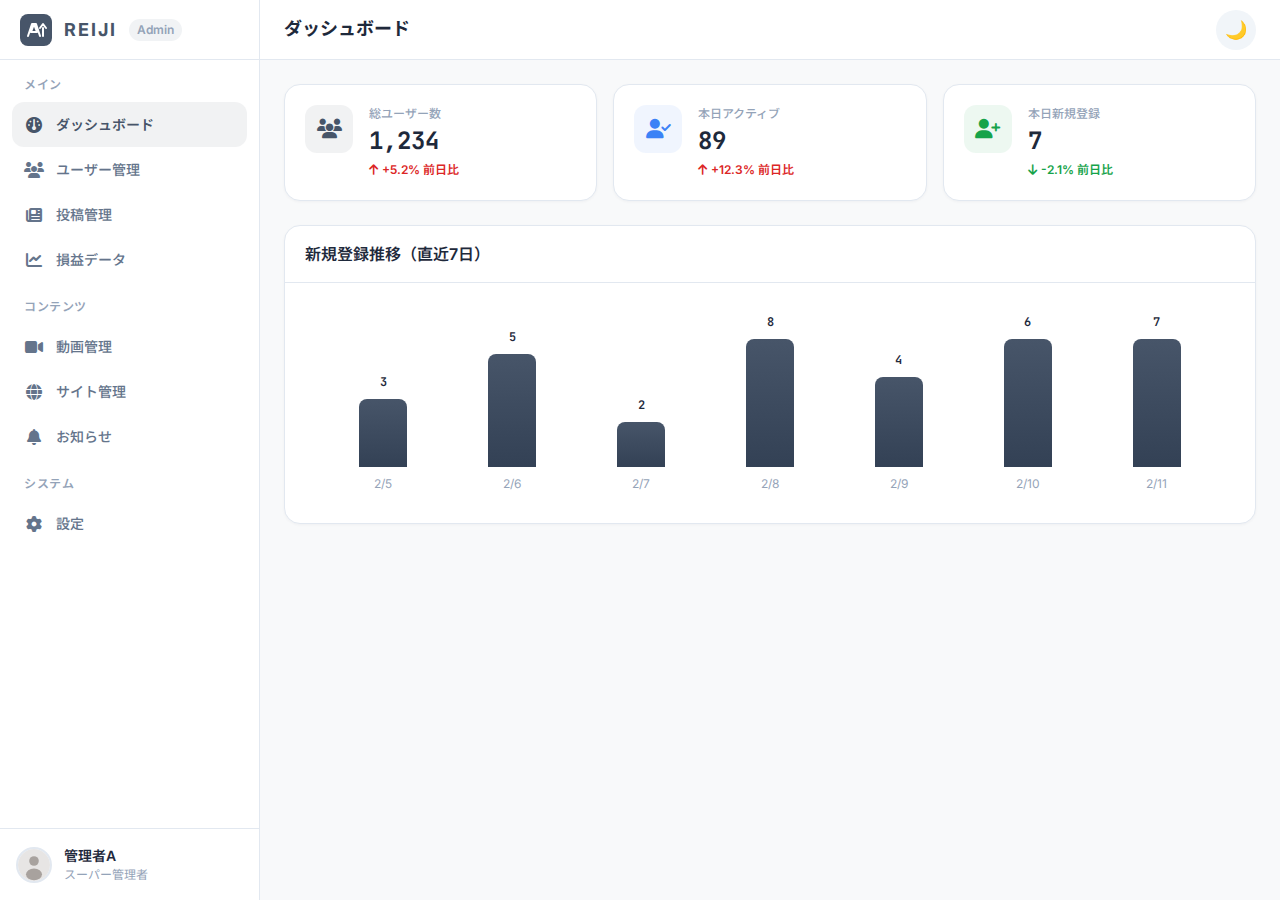
<file: dashboard.html>
<!DOCTYPE html>
<html lang="ja">
<head>
  <meta charset="UTF-8">
  <meta name="viewport" content="width=device-width, initial-scale=1.0">
  <title>REIJI Admin - ダッシュボード</title>
  <link rel="preconnect" href="https://fonts.googleapis.com">
  <link rel="preconnect" href="https://fonts.gstatic.com" crossorigin>
  <link href="https://fonts.googleapis.com/css2?family=Inter:wght@400;500;600;700&family=Noto+Sans+JP:wght@400;500;600;700&family=JetBrains+Mono:wght@400;500;600;700&display=swap" rel="stylesheet">
  <link rel="stylesheet" href="https://cdnjs.cloudflare.com/ajax/libs/font-awesome/6.5.1/css/all.min.css">
  <link rel="stylesheet" href="assets/css/variables.css">
  <link rel="stylesheet" href="assets/css/reset.css">
  <link rel="stylesheet" href="assets/css/layout.css">
  <link rel="stylesheet" href="assets/css/components.css">
  <link rel="stylesheet" href="assets/css/admin-layout.css">
  <link rel="stylesheet" href="assets/css/utilities.css">
  <link rel="stylesheet" href="assets/css/pages/dashboard.css">
</head>
<body>
  <script src="assets/js/theme.js"></script>

  <!-- Sidebar -->
  <aside class="admin-sidebar">
    <div class="admin-sidebar-header">
      <a href="dashboard.html" class="admin-sidebar-logo">
        <img src="assets/img/logo.svg" alt="REIJI">
        <span class="admin-sidebar-logo-text">REIJI</span>
        <span class="admin-sidebar-logo-badge">Admin</span>
      </a>
    </div>
    <nav class="admin-sidebar-nav">
      <div class="admin-nav-section">
        <div class="admin-nav-section-label">メイン</div>
        <a href="dashboard.html" class="admin-nav-item active">
          <i class="fa-solid fa-gauge"></i>
          <span>ダッシュボード</span>
        </a>
        <a href="users.html" class="admin-nav-item">
          <i class="fa-solid fa-users"></i>
          <span>ユーザー管理</span>
        </a>
        <a href="posts.html" class="admin-nav-item">
          <i class="fa-solid fa-newspaper"></i>
          <span>投稿管理</span>
        </a>
        <a href="pnl.html" class="admin-nav-item">
          <i class="fa-solid fa-chart-line"></i>
          <span>損益データ</span>
        </a>
      </div>
      <div class="admin-nav-section">
        <div class="admin-nav-section-label">コンテンツ</div>
        <a href="videos.html" class="admin-nav-item">
          <i class="fa-solid fa-video"></i>
          <span>動画管理</span>
        </a>
        <a href="sites.html" class="admin-nav-item">
          <i class="fa-solid fa-globe"></i>
          <span>サイト管理</span>
        </a>
        <a href="notifications.html" class="admin-nav-item">
          <i class="fa-solid fa-bell"></i>
          <span>お知らせ</span>
        </a>
      </div>
      <div class="admin-nav-section">
        <div class="admin-nav-section-label">システム</div>
        <a href="settings.html" class="admin-nav-item">
          <i class="fa-solid fa-gear"></i>
          <span>設定</span>
        </a>
      </div>
    </nav>
    <div class="admin-sidebar-footer">
      <div class="admin-sidebar-user">
        <div class="avatar avatar-sm">
          <img src="assets/img/avatars/default.svg" alt="">
        </div>
        <div class="admin-sidebar-user-info">
          <div class="admin-sidebar-user-name">管理者A</div>
          <div class="admin-sidebar-user-role">スーパー管理者</div>
        </div>
      </div>
    </div>
  </aside>

  <!-- Sidebar Overlay -->
  <div class="admin-sidebar-overlay"></div>

  <!-- Main Wrapper -->
  <div class="admin-main-wrapper">
    <!-- Header -->
    <header class="admin-header">
      <div class="admin-header-left">
        <button class="admin-sidebar-toggle" aria-label="メニュー切替">
          <i class="fa-solid fa-bars"></i>
        </button>
        <h2 class="admin-page-title">ダッシュボード</h2>
      </div>
      <div class="admin-header-right">
        <button class="theme-toggle" aria-label="テーマ切替"></button>
      </div>
    </header>

    <!-- Content -->
    <main class="admin-content">
      <!-- KPI Cards -->
      <div class="dashboard-kpi-grid" id="kpiCards"></div>

      <!-- Bar Chart - Daily Registrations -->
      <div class="chart-placeholder">
        <div class="chart-placeholder-header">
          <span class="chart-placeholder-title">新規登録推移（直近7日）</span>
        </div>
        <div class="chart-placeholder-body">
          <div class="simple-bar-chart" id="barChart"></div>
        </div>
      </div>

    </main>
  </div>

  <script src="assets/js/utils.js"></script>
  <script src="assets/js/mock-data.js"></script>
  <script src="assets/js/admin-nav.js"></script>
  <script src="assets/js/dashboard.js"></script>
</body>
</html>
</file>
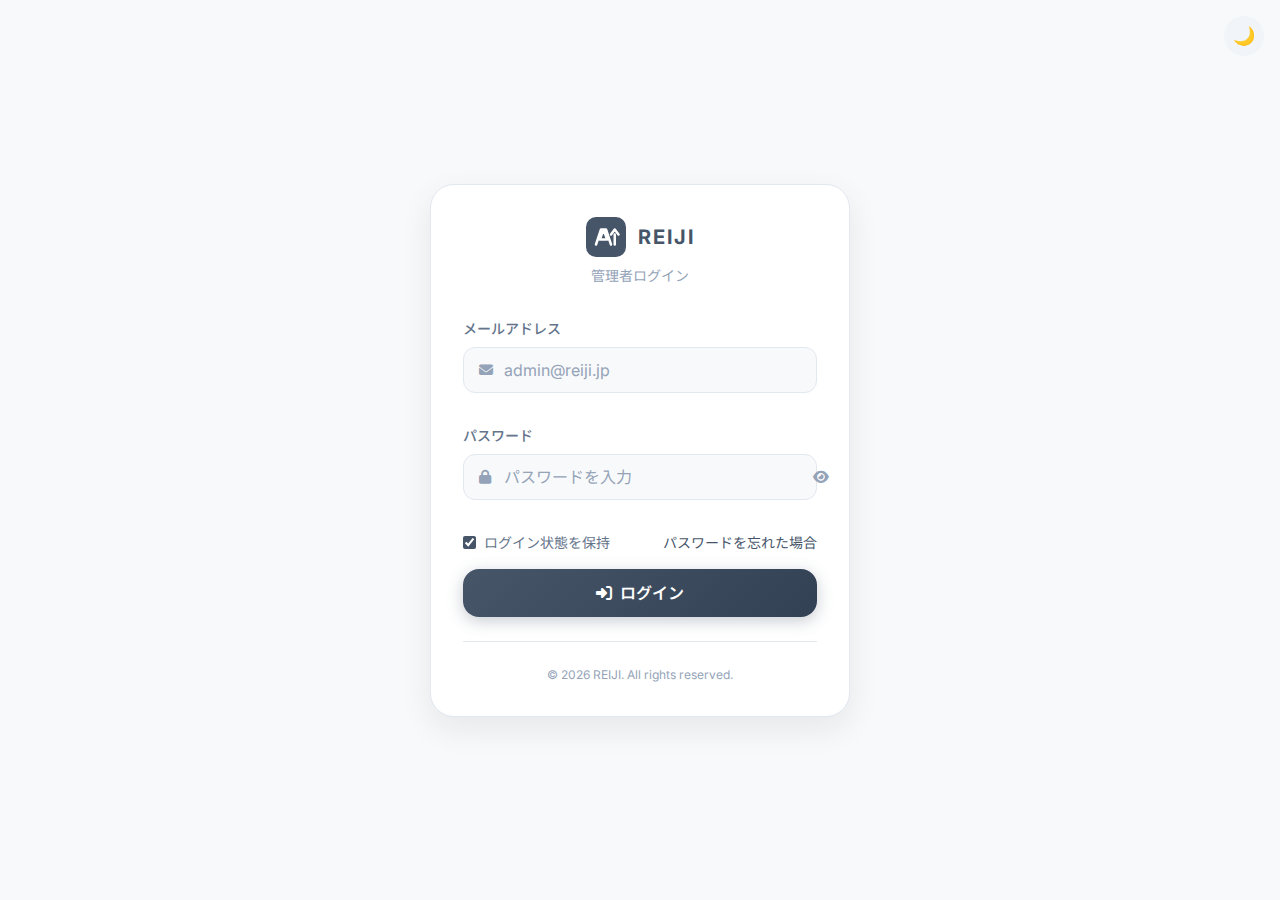
<file: login.html>
<!DOCTYPE html>
<html lang="ja">
<head>
  <meta charset="UTF-8">
  <meta name="viewport" content="width=device-width, initial-scale=1.0">
  <title>REIJI Admin - ログイン</title>
  <link rel="preconnect" href="https://fonts.googleapis.com">
  <link rel="preconnect" href="https://fonts.gstatic.com" crossorigin>
  <link href="https://fonts.googleapis.com/css2?family=Inter:wght@400;500;600;700&family=Noto+Sans+JP:wght@400;500;600;700&family=JetBrains+Mono:wght@400;500;600;700&display=swap" rel="stylesheet">
  <link rel="stylesheet" href="https://cdnjs.cloudflare.com/ajax/libs/font-awesome/6.5.1/css/all.min.css">
  <link rel="stylesheet" href="assets/css/variables.css">
  <link rel="stylesheet" href="assets/css/reset.css">
  <link rel="stylesheet" href="assets/css/components.css">
  <link rel="stylesheet" href="assets/css/pages/login.css">
</head>
<body>
  <script src="assets/js/theme.js"></script>

  <div class="login-theme-toggle">
    <button class="theme-toggle" aria-label="テーマ切替"></button>
  </div>

  <div class="login-page">
    <div class="login-card">
      <div class="login-logo">
        <img src="assets/img/logo.svg" alt="REIJI">
        <span class="login-logo-text">REIJI</span>
      </div>
      <p class="login-subtitle">管理者ログイン</p>

      <form class="login-form" id="loginForm">
        <div class="login-error" id="loginError">
          メールアドレスまたはパスワードが正しくありません。
        </div>

        <div class="form-group">
          <label class="form-label" for="email">メールアドレス</label>
          <div class="login-input-wrapper">
            <i class="fa-solid fa-envelope"></i>
            <input type="email" class="form-input" id="email" placeholder="admin@reiji.jp" autocomplete="email">
          </div>
        </div>

        <div class="form-group">
          <label class="form-label" for="password">パスワード</label>
          <div class="login-input-wrapper">
            <i class="fa-solid fa-lock"></i>
            <input type="password" class="form-input" id="password" placeholder="パスワードを入力" autocomplete="current-password">
            <button type="button" class="login-password-toggle" id="passwordToggle" aria-label="パスワード表示切替">
              <i class="fa-solid fa-eye"></i>
            </button>
          </div>
        </div>

        <div class="login-options">
          <label class="login-remember">
            <input type="checkbox" checked>
            ログイン状態を保持
          </label>
          <a href="#" class="login-forgot">パスワードを忘れた場合</a>
        </div>

        <button type="submit" class="btn btn-primary btn-block btn-lg">
          <i class="fa-solid fa-right-to-bracket"></i>
          ログイン
        </button>
      </form>

      <div class="login-footer">
        &copy; 2026 REIJI. All rights reserved.
      </div>
    </div>
  </div>

  <script>
    (function () {
      // Password toggle
      var toggle = document.getElementById('passwordToggle');
      var passwordInput = document.getElementById('password');
      if (toggle && passwordInput) {
        toggle.addEventListener('click', function () {
          var type = passwordInput.type === 'password' ? 'text' : 'password';
          passwordInput.type = type;
          toggle.querySelector('i').className = type === 'password' ? 'fa-solid fa-eye' : 'fa-solid fa-eye-slash';
        });
      }

      // Form submit (demo)
      var form = document.getElementById('loginForm');
      if (form) {
        form.addEventListener('submit', function (e) {
          e.preventDefault();
          // Demo: redirect to dashboard
          window.location.href = 'dashboard.html';
        });
      }
    })();
  </script>
</body>
</html>
</file>
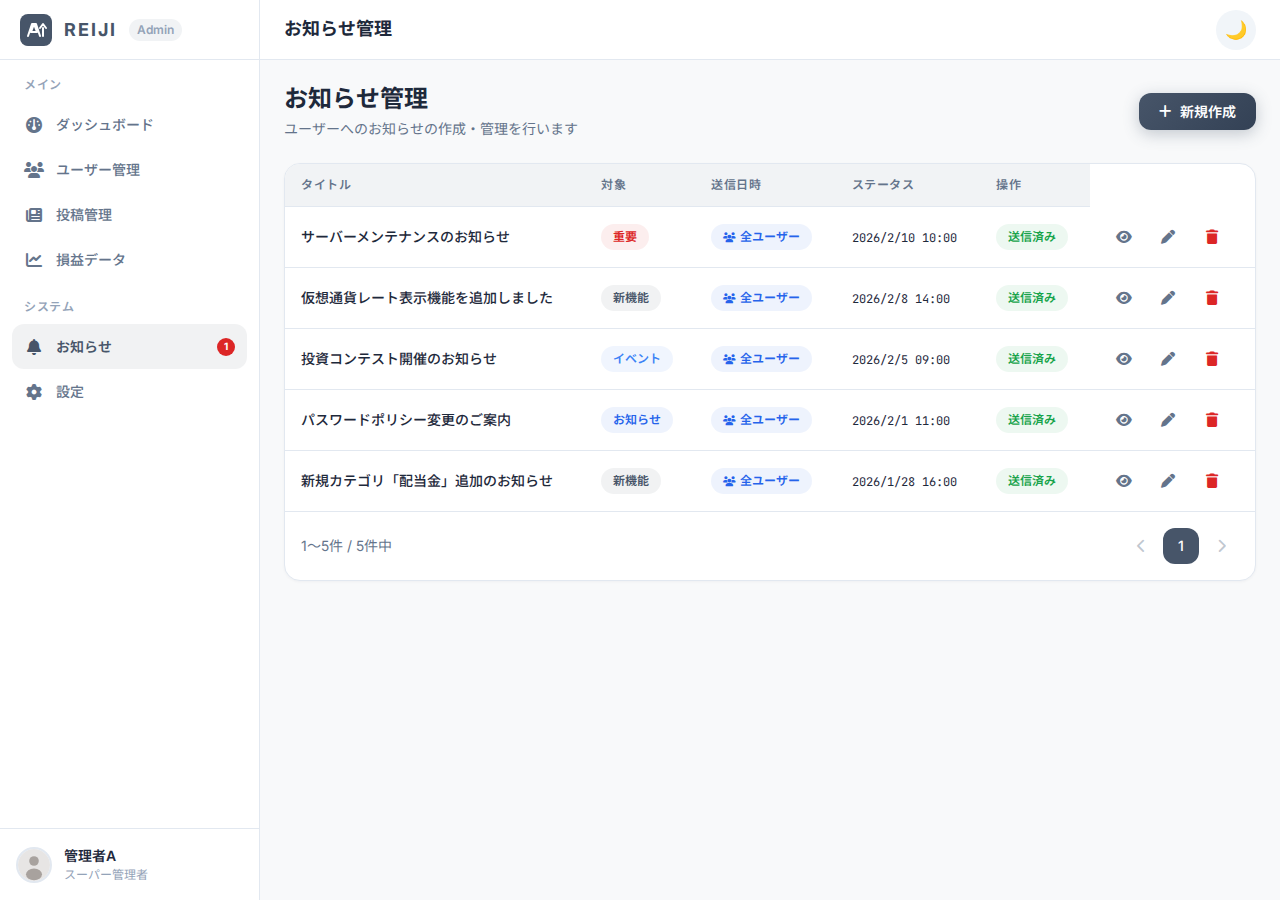
<file: notifications.html>
<!DOCTYPE html>
<html lang="ja">
<head>
  <meta charset="UTF-8">
  <meta name="viewport" content="width=device-width, initial-scale=1.0">
  <title>REIJI Admin - お知らせ管理</title>
  <link rel="preconnect" href="https://fonts.googleapis.com">
  <link rel="preconnect" href="https://fonts.gstatic.com" crossorigin>
  <link href="https://fonts.googleapis.com/css2?family=Inter:wght@400;500;600;700&family=Noto+Sans+JP:wght@400;500;600;700&family=JetBrains+Mono:wght@400;500;600;700&display=swap" rel="stylesheet">
  <link rel="stylesheet" href="https://cdnjs.cloudflare.com/ajax/libs/font-awesome/6.5.1/css/all.min.css">
  <link rel="stylesheet" href="assets/css/variables.css">
  <link rel="stylesheet" href="assets/css/reset.css">
  <link rel="stylesheet" href="assets/css/layout.css">
  <link rel="stylesheet" href="assets/css/components.css">
  <link rel="stylesheet" href="assets/css/admin-layout.css">
  <link rel="stylesheet" href="assets/css/utilities.css">
  <link rel="stylesheet" href="assets/css/pages/notifications.css">
</head>
<body>
  <script src="assets/js/theme.js"></script>

  <!-- Sidebar -->
  <aside class="admin-sidebar">
    <div class="admin-sidebar-header">
      <a href="dashboard.html" class="admin-sidebar-logo">
        <img src="assets/img/logo.svg" alt="REIJI">
        <span class="admin-sidebar-logo-text">REIJI</span>
        <span class="admin-sidebar-logo-badge">Admin</span>
      </a>
    </div>
    <nav class="admin-sidebar-nav">
      <div class="admin-nav-section">
        <div class="admin-nav-section-label">メイン</div>
        <a href="dashboard.html" class="admin-nav-item">
          <i class="fa-solid fa-gauge"></i>
          <span>ダッシュボード</span>
        </a>
        <a href="users.html" class="admin-nav-item">
          <i class="fa-solid fa-users"></i>
          <span>ユーザー管理</span>
        </a>
        <a href="posts.html" class="admin-nav-item">
          <i class="fa-solid fa-newspaper"></i>
          <span>投稿管理</span>
        </a>
        <a href="pnl.html" class="admin-nav-item">
          <i class="fa-solid fa-chart-line"></i>
          <span>損益データ</span>
        </a>
      </div>
      <div class="admin-nav-section">
        <div class="admin-nav-section-label">システム</div>
        <a href="notifications.html" class="admin-nav-item active">
          <i class="fa-solid fa-bell"></i>
          <span>お知らせ</span>
          <span class="admin-nav-badge">1</span>
        </a>
        <a href="settings.html" class="admin-nav-item">
          <i class="fa-solid fa-gear"></i>
          <span>設定</span>
        </a>
      </div>
    </nav>
    <div class="admin-sidebar-footer">
      <div class="admin-sidebar-user">
        <div class="avatar avatar-sm">
          <img src="assets/img/avatars/default.svg" alt="">
        </div>
        <div class="admin-sidebar-user-info">
          <div class="admin-sidebar-user-name">管理者A</div>
          <div class="admin-sidebar-user-role">スーパー管理者</div>
        </div>
      </div>
    </div>
  </aside>

  <!-- Sidebar Overlay -->
  <div class="admin-sidebar-overlay"></div>

  <!-- Main Wrapper -->
  <div class="admin-main-wrapper">
    <!-- Header -->
    <header class="admin-header">
      <div class="admin-header-left">
        <button class="admin-sidebar-toggle" aria-label="メニュー切替">
          <i class="fa-solid fa-bars"></i>
        </button>
        <h2 class="admin-page-title">お知らせ管理</h2>
      </div>
      <div class="admin-header-right">
        <button class="theme-toggle" aria-label="テーマ切替"></button>
      </div>
    </header>

    <!-- Content -->
    <main class="admin-content">
      <!-- Page Header -->
      <div class="admin-page-header">
        <div class="admin-page-header-left">
          <h1>お知らせ管理</h1>
          <p>ユーザーへのお知らせの作成・管理を行います</p>
        </div>
        <button class="btn btn-primary" id="createNotifBtn">
          <i class="fa-solid fa-plus"></i> 新規作成
        </button>
      </div>

      <!-- Create Notification Form (hidden by default) -->
      <div class="notif-create-form" id="createNotifForm">
        <div class="notif-create-form-header">
          <span class="notif-create-form-title">新規お知らせ作成</span>
          <button class="btn-icon" id="closeNotifForm" title="閉じる">
            <i class="fa-solid fa-times"></i>
          </button>
        </div>

        <!-- Title -->
        <div class="form-group">
          <label class="form-label" for="notifTitle">タイトル</label>
          <input type="text" class="form-input" id="notifTitle" placeholder="お知らせのタイトルを入力">
        </div>

        <!-- Body -->
        <div class="form-group">
          <label class="form-label" for="notifBody">本文</label>
          <textarea class="form-input" id="notifBody" rows="4" placeholder="お知らせの本文を入力"></textarea>
        </div>

        <!-- Target + Timing Row -->
        <div class="notif-form-row">
          <div class="form-group">
            <label class="form-label" for="notifTarget">対象</label>
            <select class="form-input" id="notifTarget">
              <option value="all">全ユーザー</option>
              <option value="specific">特定ユーザー</option>
            </select>
          </div>
          <div class="form-group">
            <label class="form-label">送信タイミング</label>
            <div class="notif-radio-group">
              <label class="notif-radio-label">
                <input type="radio" name="notifTiming" value="immediate" checked>
                即時送信
              </label>
              <label class="notif-radio-label">
                <input type="radio" name="notifTiming" value="scheduled">
                スケジュール
              </label>
            </div>
          </div>
        </div>

        <!-- Preview Section -->
        <div class="notif-preview" id="notifPreview" style="display:none;">
          <div class="notif-preview-label">プレビュー</div>
          <div class="notif-preview-title" id="notifPreviewTitle"></div>
          <div class="notif-preview-body" id="notifPreviewBody"></div>
          <div class="notif-preview-meta">
            <span><i class="fa-solid fa-users"></i> <span id="notifPreviewTarget"></span></span>
          </div>
        </div>

        <!-- Form Actions -->
        <div class="notif-form-actions">
          <button class="btn btn-ghost" id="notifPreviewBtn">
            <i class="fa-solid fa-eye"></i> プレビュー
          </button>
          <button class="btn btn-primary" id="notifSendBtn">
            <i class="fa-solid fa-paper-plane"></i> 送信
          </button>
        </div>
      </div>

      <!-- Notifications Table -->
      <div class="admin-table-wrapper">
        <table class="admin-table">
          <thead>
            <tr>
              <th>タイトル</th>
              <th>対象</th>
              <th>送信日時</th>
              <th>ステータス</th>
              <th>操作</th>
            </tr>
          </thead>
          <tbody id="notifTableBody"></tbody>
        </table>

        <!-- Pagination -->
        <div class="admin-pagination">
          <div class="admin-pagination-info" id="notifPaginationInfo"></div>
          <div class="admin-pagination-controls" id="notifPaginationControls"></div>
        </div>
      </div>
    </main>
  </div>

  <script src="assets/js/utils.js"></script>
  <script src="assets/js/mock-data.js"></script>
  <script src="assets/js/admin-nav.js"></script>
  <script src="assets/js/notifications.js"></script>
</body>
</html>
</file>
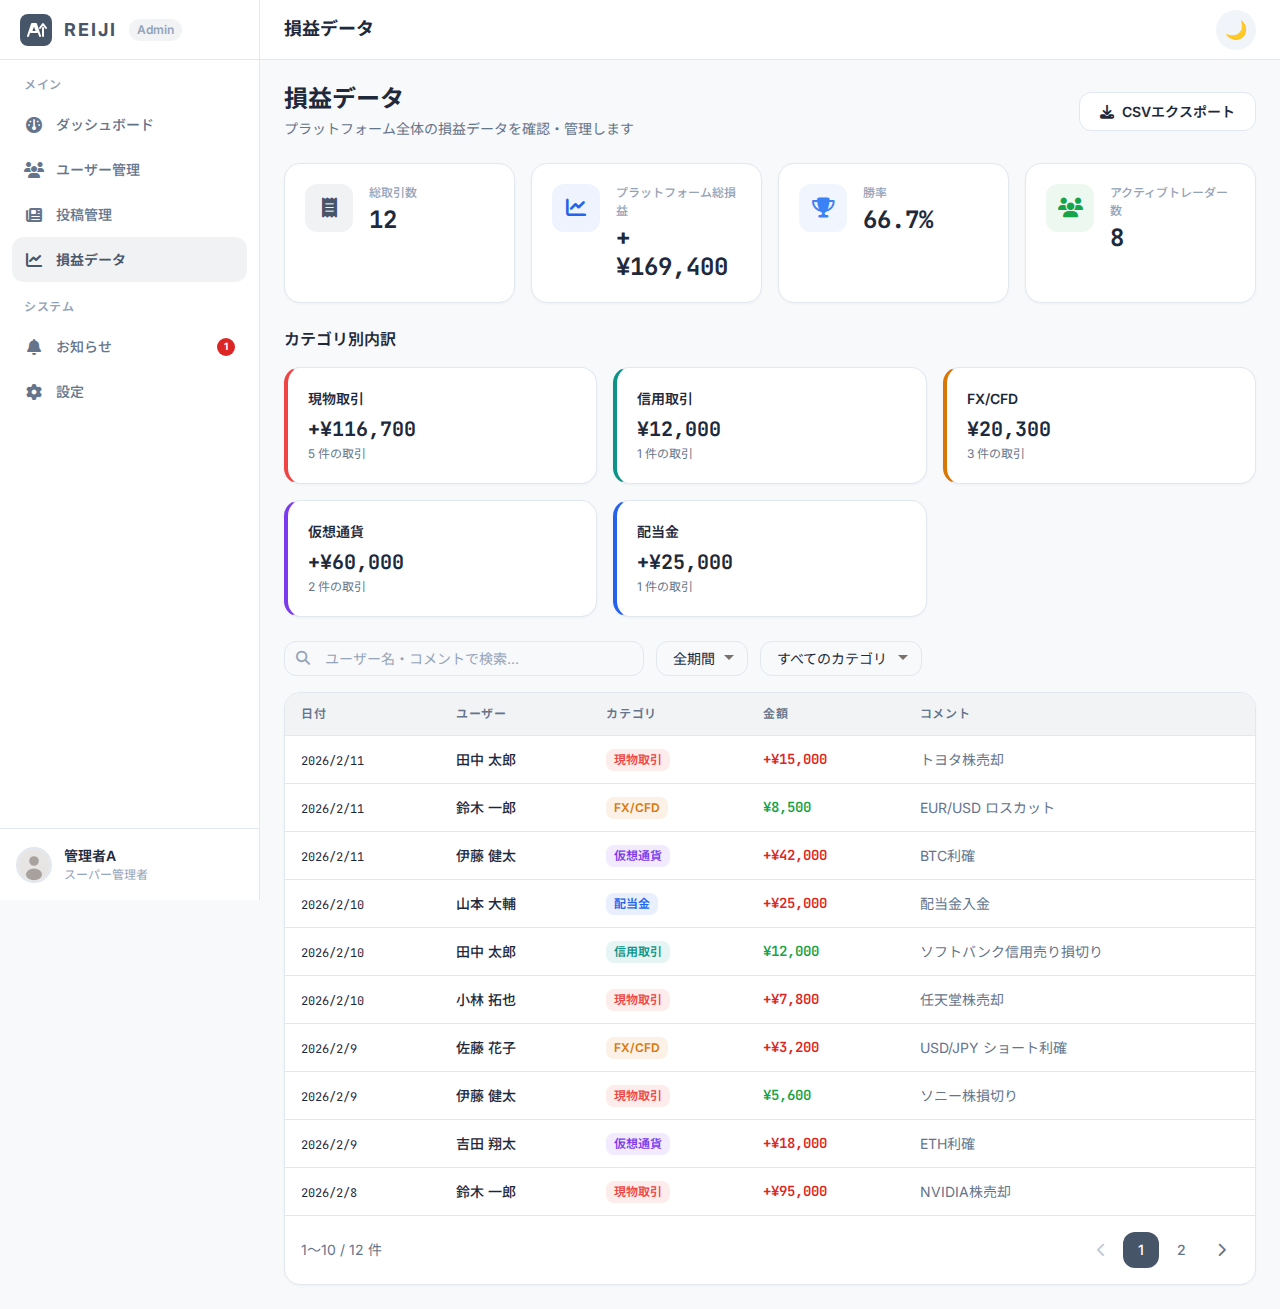
<file: pnl.html>
<!DOCTYPE html>
<html lang="ja">
<head>
  <meta charset="UTF-8">
  <meta name="viewport" content="width=device-width, initial-scale=1.0">
  <title>REIJI Admin - 損益データ</title>
  <link rel="preconnect" href="https://fonts.googleapis.com">
  <link rel="preconnect" href="https://fonts.gstatic.com" crossorigin>
  <link href="https://fonts.googleapis.com/css2?family=Inter:wght@400;500;600;700&family=Noto+Sans+JP:wght@400;500;600;700&family=JetBrains+Mono:wght@400;500;600;700&display=swap" rel="stylesheet">
  <link rel="stylesheet" href="https://cdnjs.cloudflare.com/ajax/libs/font-awesome/6.5.1/css/all.min.css">
  <link rel="stylesheet" href="assets/css/variables.css">
  <link rel="stylesheet" href="assets/css/reset.css">
  <link rel="stylesheet" href="assets/css/layout.css">
  <link rel="stylesheet" href="assets/css/components.css">
  <link rel="stylesheet" href="assets/css/admin-layout.css">
  <link rel="stylesheet" href="assets/css/utilities.css">
  <link rel="stylesheet" href="assets/css/pages/pnl.css">
</head>
<body>
  <script src="assets/js/theme.js"></script>

  <!-- Sidebar -->
  <aside class="admin-sidebar">
    <div class="admin-sidebar-header">
      <a href="dashboard.html" class="admin-sidebar-logo">
        <img src="assets/img/logo.svg" alt="REIJI">
        <span class="admin-sidebar-logo-text">REIJI</span>
        <span class="admin-sidebar-logo-badge">Admin</span>
      </a>
    </div>
    <nav class="admin-sidebar-nav">
      <div class="admin-nav-section">
        <div class="admin-nav-section-label">メイン</div>
        <a href="dashboard.html" class="admin-nav-item"><i class="fa-solid fa-gauge"></i><span>ダッシュボード</span></a>
        <a href="users.html" class="admin-nav-item"><i class="fa-solid fa-users"></i><span>ユーザー管理</span></a>
        <a href="posts.html" class="admin-nav-item"><i class="fa-solid fa-newspaper"></i><span>投稿管理</span></a>
        <a href="pnl.html" class="admin-nav-item active"><i class="fa-solid fa-chart-line"></i><span>損益データ</span></a>
      </div>
      <div class="admin-nav-section">
        <div class="admin-nav-section-label">システム</div>
        <a href="notifications.html" class="admin-nav-item"><i class="fa-solid fa-bell"></i><span>お知らせ</span><span class="admin-nav-badge">1</span></a>
        <a href="settings.html" class="admin-nav-item"><i class="fa-solid fa-gear"></i><span>設定</span></a>
      </div>
    </nav>
    <div class="admin-sidebar-footer">
      <div class="admin-sidebar-user">
        <div class="avatar avatar-sm"><img src="assets/img/avatars/default.svg" alt=""></div>
        <div class="admin-sidebar-user-info">
          <div class="admin-sidebar-user-name">管理者A</div>
          <div class="admin-sidebar-user-role">スーパー管理者</div>
        </div>
      </div>
    </div>
  </aside>

  <!-- Sidebar Overlay -->
  <div class="admin-sidebar-overlay"></div>

  <!-- Main Wrapper -->
  <div class="admin-main-wrapper">
    <!-- Header -->
    <header class="admin-header">
      <div class="admin-header-left">
        <button class="admin-sidebar-toggle" aria-label="メニュー切替">
          <i class="fa-solid fa-bars"></i>
        </button>
        <h2 class="admin-page-title">損益データ</h2>
      </div>
      <div class="admin-header-right">
        <button class="theme-toggle" aria-label="テーマ切替"></button>
      </div>
    </header>

    <!-- Content -->
    <main class="admin-content">
      <!-- Page Header -->
      <div class="admin-page-header">
        <div class="admin-page-header-left">
          <h1>損益データ</h1>
          <p>プラットフォーム全体の損益データを確認・管理します</p>
        </div>
        <button class="btn btn-secondary">
          <i class="fa-solid fa-download"></i>
          CSVエクスポート
        </button>
      </div>

      <!-- Summary KPI Cards -->
      <div class="pnl-summary-grid" id="pnlSummaryCards"></div>

      <!-- Category Breakdown -->
      <div class="pnl-section-title">カテゴリ別内訳</div>
      <div class="pnl-category-grid" id="pnlCategoryCards"></div>

      <!-- Filter Bar -->
      <div class="admin-filter-bar">
        <div class="admin-search">
          <i class="fa-solid fa-magnifying-glass"></i>
          <input type="text" id="pnlSearch" placeholder="ユーザー名・コメントで検索...">
        </div>
        <select class="admin-filter-select" id="pnlPeriod">
          <option value="all">全期間</option>
          <option value="this_month">今月</option>
          <option value="last_month">先月</option>
          <option value="this_year">今年</option>
        </select>
        <select class="admin-filter-select" id="pnlCategory">
          <option value="all">すべてのカテゴリ</option>
          <option value="stock">現物取引</option>
          <option value="margin">信用取引</option>
          <option value="fx">FX/CFD</option>
          <option value="crypto">仮想通貨</option>
          <option value="dividend">配当金</option>
        </select>
      </div>

      <!-- Data Table -->
      <div class="admin-table-wrapper">
        <table class="admin-table">
          <thead>
            <tr>
              <th>日付</th>
              <th>ユーザー</th>
              <th>カテゴリ</th>
              <th>金額</th>
              <th>コメント</th>
            </tr>
          </thead>
          <tbody id="pnlTableBody"></tbody>
        </table>
        <!-- Pagination -->
        <div class="admin-pagination" id="pnlPagination"></div>
      </div>
    </main>
  </div>

  <script src="assets/js/utils.js"></script>
  <script src="assets/js/mock-data.js"></script>
  <script src="assets/js/admin-nav.js"></script>
  <script src="assets/js/pnl.js"></script>
</body>
</html>
</file>
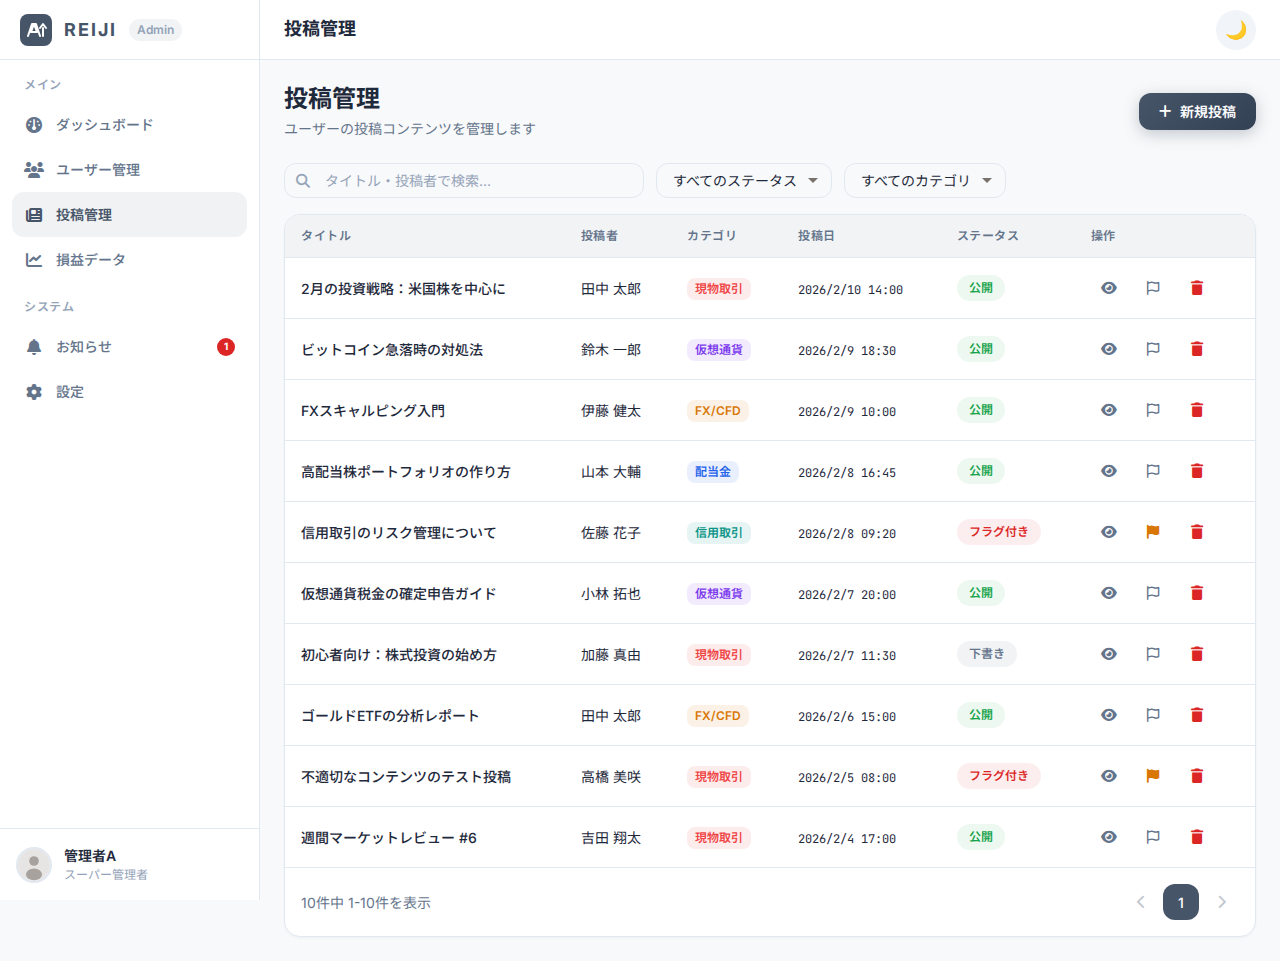
<file: posts.html>
<!DOCTYPE html>
<html lang="ja">
<head>
  <meta charset="UTF-8">
  <meta name="viewport" content="width=device-width, initial-scale=1.0">
  <title>REIJI Admin - 投稿管理</title>
  <link rel="preconnect" href="https://fonts.googleapis.com">
  <link rel="preconnect" href="https://fonts.gstatic.com" crossorigin>
  <link href="https://fonts.googleapis.com/css2?family=Inter:wght@400;500;600;700&family=Noto+Sans+JP:wght@400;500;600;700&family=JetBrains+Mono:wght@400;500;600;700&display=swap" rel="stylesheet">
  <link rel="stylesheet" href="https://cdnjs.cloudflare.com/ajax/libs/font-awesome/6.5.1/css/all.min.css">
  <link rel="stylesheet" href="assets/css/variables.css">
  <link rel="stylesheet" href="assets/css/reset.css">
  <link rel="stylesheet" href="assets/css/layout.css">
  <link rel="stylesheet" href="assets/css/components.css">
  <link rel="stylesheet" href="assets/css/admin-layout.css">
  <link rel="stylesheet" href="assets/css/utilities.css">
  <link rel="stylesheet" href="assets/css/pages/posts.css">
</head>
<body>
  <script src="assets/js/theme.js"></script>

  <!-- Sidebar -->
  <aside class="admin-sidebar">
    <div class="admin-sidebar-header">
      <a href="dashboard.html" class="admin-sidebar-logo">
        <img src="assets/img/logo.svg" alt="REIJI">
        <span class="admin-sidebar-logo-text">REIJI</span>
        <span class="admin-sidebar-logo-badge">Admin</span>
      </a>
    </div>
    <nav class="admin-sidebar-nav">
      <div class="admin-nav-section">
        <div class="admin-nav-section-label">メイン</div>
        <a href="dashboard.html" class="admin-nav-item"><i class="fa-solid fa-gauge"></i><span>ダッシュボード</span></a>
        <a href="users.html" class="admin-nav-item"><i class="fa-solid fa-users"></i><span>ユーザー管理</span></a>
        <a href="posts.html" class="admin-nav-item active"><i class="fa-solid fa-newspaper"></i><span>投稿管理</span></a>
        <a href="pnl.html" class="admin-nav-item"><i class="fa-solid fa-chart-line"></i><span>損益データ</span></a>
      </div>
      <div class="admin-nav-section">
        <div class="admin-nav-section-label">システム</div>
        <a href="notifications.html" class="admin-nav-item"><i class="fa-solid fa-bell"></i><span>お知らせ</span><span class="admin-nav-badge">1</span></a>
        <a href="settings.html" class="admin-nav-item"><i class="fa-solid fa-gear"></i><span>設定</span></a>
      </div>
    </nav>
    <div class="admin-sidebar-footer">
      <div class="admin-sidebar-user">
        <div class="avatar avatar-sm"><img src="assets/img/avatars/default.svg" alt=""></div>
        <div class="admin-sidebar-user-info">
          <div class="admin-sidebar-user-name">管理者A</div>
          <div class="admin-sidebar-user-role">スーパー管理者</div>
        </div>
      </div>
    </div>
  </aside>

  <!-- Sidebar Overlay -->
  <div class="admin-sidebar-overlay"></div>

  <!-- Main Wrapper -->
  <div class="admin-main-wrapper">
    <!-- Header -->
    <header class="admin-header">
      <div class="admin-header-left">
        <button class="admin-sidebar-toggle" aria-label="メニュー切替">
          <i class="fa-solid fa-bars"></i>
        </button>
        <h2 class="admin-page-title">投稿管理</h2>
      </div>
      <div class="admin-header-right">
        <button class="theme-toggle" aria-label="テーマ切替"></button>
      </div>
    </header>

    <!-- Content -->
    <main class="admin-content">
      <!-- Page Header -->
      <div class="admin-page-header">
        <div class="admin-page-header-left">
          <h1>投稿管理</h1>
          <p>ユーザーの投稿コンテンツを管理します</p>
        </div>
        <button class="btn btn-primary">
          <i class="fa-solid fa-plus"></i>
          新規投稿
        </button>
      </div>

      <!-- Filter Bar -->
      <div class="admin-filter-bar">
        <div class="admin-search">
          <i class="fa-solid fa-magnifying-glass"></i>
          <input type="text" id="postSearch" placeholder="タイトル・投稿者で検索...">
        </div>
        <select class="admin-filter-select" id="postStatusFilter">
          <option value="all">すべてのステータス</option>
          <option value="published">公開</option>
          <option value="draft">下書き</option>
          <option value="flagged">フラグ付き</option>
        </select>
        <select class="admin-filter-select" id="postCategoryFilter">
          <option value="all">すべてのカテゴリ</option>
        </select>
      </div>

      <!-- Posts Table -->
      <div class="admin-table-wrapper">
        <table class="admin-table">
          <thead>
            <tr>
              <th>タイトル</th>
              <th>投稿者</th>
              <th>カテゴリ</th>
              <th>投稿日</th>
              <th>ステータス</th>
              <th>操作</th>
            </tr>
          </thead>
          <tbody id="postsTableBody"></tbody>
        </table>

        <!-- Pagination -->
        <div class="admin-pagination">
          <div class="admin-pagination-info" id="postsPaginationInfo"></div>
          <div class="admin-pagination-controls" id="postsPaginationControls"></div>
        </div>
      </div>
    </main>
  </div>

  <script src="assets/js/utils.js"></script>
  <script src="assets/js/mock-data.js"></script>
  <script src="assets/js/admin-nav.js"></script>
  <script src="assets/js/posts.js"></script>
</body>
</html>
</file>
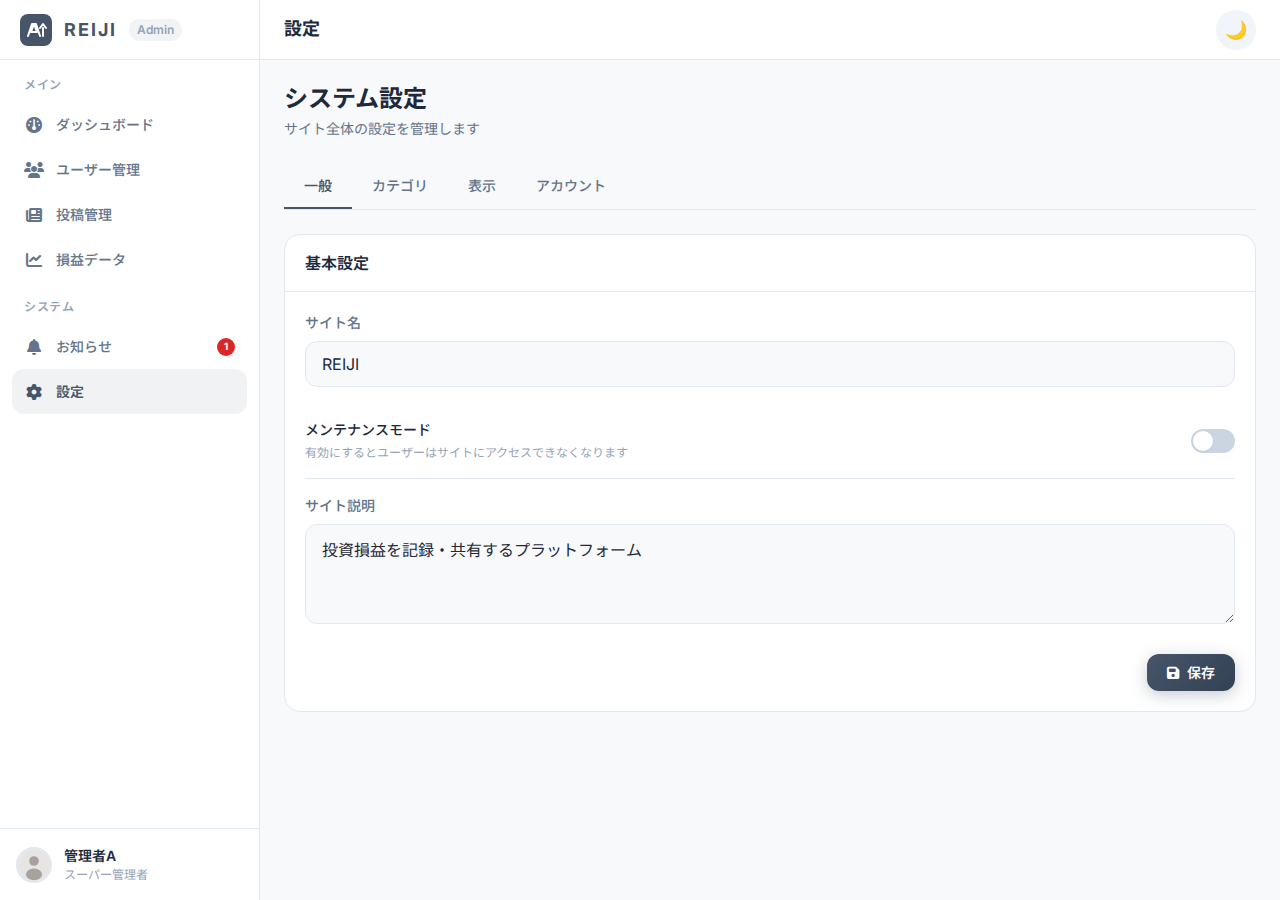
<file: settings.html>
<!DOCTYPE html>
<html lang="ja">
<head>
  <meta charset="UTF-8">
  <meta name="viewport" content="width=device-width, initial-scale=1.0">
  <title>REIJI Admin - システム設定</title>
  <link rel="preconnect" href="https://fonts.googleapis.com">
  <link rel="preconnect" href="https://fonts.gstatic.com" crossorigin>
  <link href="https://fonts.googleapis.com/css2?family=Inter:wght@400;500;600;700&family=Noto+Sans+JP:wght@400;500;600;700&family=JetBrains+Mono:wght@400;500;600;700&display=swap" rel="stylesheet">
  <link rel="stylesheet" href="https://cdnjs.cloudflare.com/ajax/libs/font-awesome/6.5.1/css/all.min.css">
  <link rel="stylesheet" href="assets/css/variables.css">
  <link rel="stylesheet" href="assets/css/reset.css">
  <link rel="stylesheet" href="assets/css/layout.css">
  <link rel="stylesheet" href="assets/css/components.css">
  <link rel="stylesheet" href="assets/css/admin-layout.css">
  <link rel="stylesheet" href="assets/css/utilities.css">
  <link rel="stylesheet" href="assets/css/pages/settings.css">
</head>
<body>
  <script src="assets/js/theme.js"></script>

  <!-- Sidebar -->
  <aside class="admin-sidebar">
    <div class="admin-sidebar-header">
      <a href="dashboard.html" class="admin-sidebar-logo">
        <img src="assets/img/logo.svg" alt="REIJI">
        <span class="admin-sidebar-logo-text">REIJI</span>
        <span class="admin-sidebar-logo-badge">Admin</span>
      </a>
    </div>
    <nav class="admin-sidebar-nav">
      <div class="admin-nav-section">
        <div class="admin-nav-section-label">メイン</div>
        <a href="dashboard.html" class="admin-nav-item">
          <i class="fa-solid fa-gauge"></i>
          <span>ダッシュボード</span>
        </a>
        <a href="users.html" class="admin-nav-item">
          <i class="fa-solid fa-users"></i>
          <span>ユーザー管理</span>
        </a>
        <a href="posts.html" class="admin-nav-item">
          <i class="fa-solid fa-newspaper"></i>
          <span>投稿管理</span>
        </a>
        <a href="pnl.html" class="admin-nav-item">
          <i class="fa-solid fa-chart-line"></i>
          <span>損益データ</span>
        </a>
      </div>
      <div class="admin-nav-section">
        <div class="admin-nav-section-label">システム</div>
        <a href="notifications.html" class="admin-nav-item">
          <i class="fa-solid fa-bell"></i>
          <span>お知らせ</span>
          <span class="admin-nav-badge">1</span>
        </a>
        <a href="settings.html" class="admin-nav-item active">
          <i class="fa-solid fa-gear"></i>
          <span>設定</span>
        </a>
      </div>
    </nav>
    <div class="admin-sidebar-footer">
      <div class="admin-sidebar-user">
        <div class="avatar avatar-sm">
          <img src="assets/img/avatars/default.svg" alt="">
        </div>
        <div class="admin-sidebar-user-info">
          <div class="admin-sidebar-user-name">管理者A</div>
          <div class="admin-sidebar-user-role">スーパー管理者</div>
        </div>
      </div>
    </div>
  </aside>

  <!-- Sidebar Overlay -->
  <div class="admin-sidebar-overlay"></div>

  <!-- Main Wrapper -->
  <div class="admin-main-wrapper">
    <!-- Header -->
    <header class="admin-header">
      <div class="admin-header-left">
        <button class="admin-sidebar-toggle" aria-label="メニュー切替">
          <i class="fa-solid fa-bars"></i>
        </button>
        <h2 class="admin-page-title">設定</h2>
      </div>
      <div class="admin-header-right">
        <button class="theme-toggle" aria-label="テーマ切替"></button>
      </div>
    </header>

    <!-- Content -->
    <main class="admin-content">
      <!-- Page Header -->
      <div class="admin-page-header">
        <div class="admin-page-header-left">
          <h1>システム設定</h1>
          <p>サイト全体の設定を管理します</p>
        </div>
      </div>

      <!-- Tabs -->
      <div class="admin-tabs">
        <button class="admin-tab active" data-tab="general">一般</button>
        <button class="admin-tab" data-tab="categories">カテゴリ</button>
        <button class="admin-tab" data-tab="display">表示</button>
        <button class="admin-tab" data-tab="account">アカウント</button>
      </div>

      <!-- Tab 1: General -->
      <div class="admin-tab-content active" data-tab-content="general">
        <div class="settings-card">
          <div class="settings-card-header">基本設定</div>
          <div class="settings-card-body">
            <div class="form-group">
              <label class="form-label" for="settingSiteName">サイト名</label>
              <input type="text" id="settingSiteName" class="form-input" placeholder="サイト名を入力">
            </div>
            <div class="settings-row">
              <div class="settings-row-info">
                <div class="settings-row-label">メンテナンスモード</div>
                <div class="settings-row-desc">有効にするとユーザーはサイトにアクセスできなくなります</div>
              </div>
              <label class="settings-toggle">
                <input type="checkbox" id="settingMaintenance">
                <span class="settings-toggle-track"></span>
              </label>
            </div>
            <div class="form-group mt-4">
              <label class="form-label" for="settingSiteDesc">サイト説明</label>
              <textarea id="settingSiteDesc" class="form-input" rows="3" placeholder="サイトの説明を入力"></textarea>
            </div>
            <div class="mt-6" style="text-align: right;">
              <button class="btn btn-primary" id="generalSaveBtn">
                <i class="fa-solid fa-save"></i> 保存
              </button>
            </div>
          </div>
        </div>
      </div>

      <!-- Tab 2: Categories -->
      <div class="admin-tab-content" data-tab-content="categories">
        <div class="settings-card">
          <div class="settings-card-header" style="display:flex;align-items:center;justify-content:space-between;">
            <span>カテゴリ管理</span>
            <button class="btn btn-sm btn-primary" id="addCategoryBtn">
              <i class="fa-solid fa-plus"></i> カテゴリを追加
            </button>
          </div>
          <div class="settings-category-list" id="categoriesList">
            <!-- Rendered by JS -->
          </div>
        </div>
      </div>

      <!-- Tab 3: Display -->
      <div class="admin-tab-content" data-tab-content="display">
        <div class="settings-card">
          <div class="settings-card-header">表示設定</div>
          <div class="settings-card-body">
            <div class="settings-row">
              <div class="settings-row-info">
                <div class="settings-row-label">デフォルトテーマ</div>
                <div class="settings-row-desc">新規ユーザーに適用されるデフォルトのテーマを選択します</div>
              </div>
              <div class="settings-radio-group">
                <label class="settings-radio-label">
                  <input type="radio" name="defaultTheme" id="themeLight" value="light">
                  <span>ライト</span>
                </label>
                <label class="settings-radio-label">
                  <input type="radio" name="defaultTheme" id="themeDark" value="dark">
                  <span>ダーク</span>
                </label>
              </div>
            </div>
            <div class="settings-row">
              <div class="settings-row-info">
                <div class="settings-row-label">通貨フォーマット</div>
                <div class="settings-row-desc">損益データの表示に使用する通貨を選択します</div>
              </div>
              <select id="settingCurrency" class="form-input" style="width:auto;min-width:160px;">
                <option value="jpy">JPY (¥)</option>
                <option value="usd">USD ($)</option>
                <option value="eur">EUR (&euro;)</option>
              </select>
            </div>
            <div class="settings-row">
              <div class="settings-row-info">
                <div class="settings-row-label">日付フォーマット</div>
                <div class="settings-row-desc">サイト全体で使用される日付の表示形式を選択します</div>
              </div>
              <select id="settingDateFormat" class="form-input" style="width:auto;min-width:160px;">
                <option value="yyyy/mm/dd">YYYY/MM/DD</option>
                <option value="dd/mm/yyyy">DD/MM/YYYY</option>
                <option value="mm/dd/yyyy">MM/DD/YYYY</option>
              </select>
            </div>
            <div class="mt-6" style="text-align: right;">
              <button class="btn btn-primary" id="displaySaveBtn">
                <i class="fa-solid fa-save"></i> 保存
              </button>
            </div>
          </div>
        </div>
      </div>

      <!-- Tab 4: Account -->
      <div class="admin-tab-content" data-tab-content="account">
        <!-- Profile Edit -->
        <div class="settings-card mb-6">
          <div class="settings-card-header">プロフィール編集</div>
          <div class="settings-card-body">
            <div class="form-group">
              <label class="form-label" for="settingAdminName">表示名</label>
              <input type="text" id="settingAdminName" class="form-input" placeholder="表示名を入力">
            </div>
            <div class="form-group">
              <label class="form-label" for="settingAdminEmail">メールアドレス</label>
              <input type="email" id="settingAdminEmail" class="form-input" placeholder="メールアドレスを入力">
            </div>
            <div style="text-align: right;">
              <button class="btn btn-primary" id="profileSaveBtn">
                <i class="fa-solid fa-save"></i> 保存
              </button>
            </div>
          </div>
        </div>

        <!-- Password Change -->
        <div class="settings-card mb-6">
          <div class="settings-card-header">パスワード変更</div>
          <div class="settings-card-body">
            <div class="form-group">
              <label class="form-label" for="settingCurrentPassword">現在のパスワード</label>
              <input type="password" id="settingCurrentPassword" class="form-input" placeholder="現在のパスワードを入力">
            </div>
            <div class="form-group">
              <label class="form-label" for="settingNewPassword">新しいパスワード</label>
              <input type="password" id="settingNewPassword" class="form-input" placeholder="新しいパスワードを入力">
            </div>
            <div class="form-group">
              <label class="form-label" for="settingConfirmPassword">新しいパスワード（確認）</label>
              <input type="password" id="settingConfirmPassword" class="form-input" placeholder="新しいパスワードを再入力">
            </div>
            <div style="text-align: right;">
              <button class="btn btn-secondary" id="passwordSaveBtn">
                <i class="fa-solid fa-key"></i> パスワードを変更
              </button>
            </div>
          </div>
        </div>

        <!-- Admin Users -->
        <div class="settings-card mb-6">
          <div class="settings-card-header">管理者ユーザー</div>
          <div class="settings-admin-list" id="adminUsersList">
            <!-- Rendered by JS -->
          </div>
        </div>

        <!-- Danger Zone -->
        <div class="settings-danger-zone">
          <div class="settings-danger-zone-header">
            <i class="fa-solid fa-triangle-exclamation"></i>
            <span>危険な操作</span>
          </div>
          <div class="settings-danger-zone-body">
            <div class="settings-danger-zone-item">
              <div class="settings-danger-zone-item-info">
                <div class="settings-danger-zone-item-label">データエクスポート</div>
                <div class="settings-danger-zone-item-desc">全データをJSON形式でエクスポートします</div>
              </div>
              <button class="btn btn-ghost btn-sm" id="dangerExportBtn">
                <i class="fa-solid fa-download"></i> エクスポート
              </button>
            </div>
            <div class="settings-danger-zone-item">
              <div class="settings-danger-zone-item-info">
                <div class="settings-danger-zone-item-label">アカウント削除</div>
                <div class="settings-danger-zone-item-desc">管理者アカウントを完全に削除します。この操作は取り消せません</div>
              </div>
              <button class="btn btn-danger btn-sm" id="dangerDeleteBtn">
                <i class="fa-solid fa-trash"></i> アカウントを削除
              </button>
            </div>
          </div>
        </div>
      </div>

    </main>
  </div>

  <script src="assets/js/utils.js"></script>
  <script src="assets/js/mock-data.js"></script>
  <script src="assets/js/admin-nav.js"></script>
  <script src="assets/js/settings.js"></script>
</body>
</html>
</file>
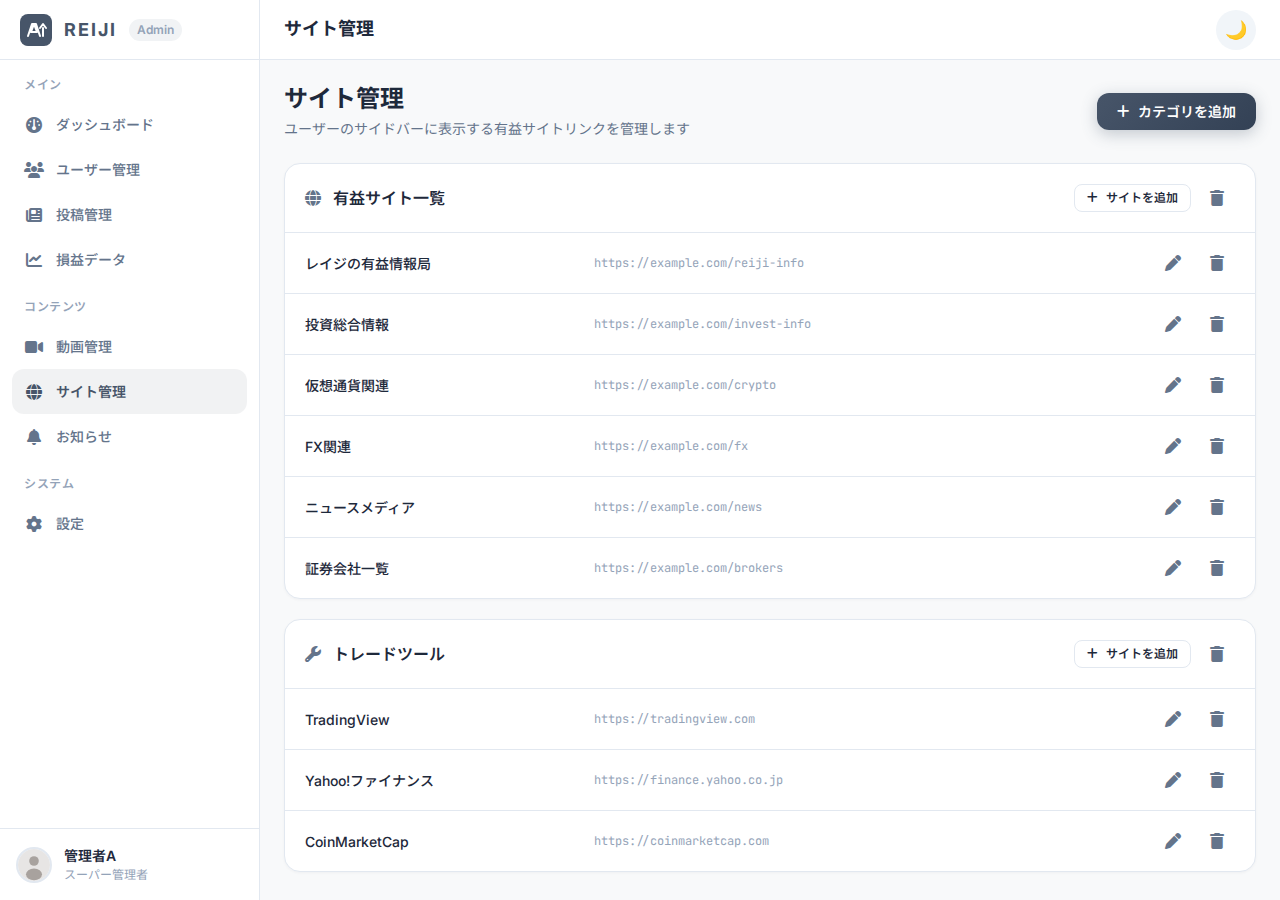
<file: sites.html>
<!DOCTYPE html>
<html lang="ja">
<head>
  <meta charset="UTF-8">
  <meta name="viewport" content="width=device-width, initial-scale=1.0">
  <title>REIJI Admin - サイト管理</title>
  <link rel="preconnect" href="https://fonts.googleapis.com">
  <link rel="preconnect" href="https://fonts.gstatic.com" crossorigin>
  <link href="https://fonts.googleapis.com/css2?family=Inter:wght@400;500;600;700&family=Noto+Sans+JP:wght@400;500;600;700&family=JetBrains+Mono:wght@400;500;600;700&display=swap" rel="stylesheet">
  <link rel="stylesheet" href="https://cdnjs.cloudflare.com/ajax/libs/font-awesome/6.5.1/css/all.min.css">
  <link rel="stylesheet" href="assets/css/variables.css">
  <link rel="stylesheet" href="assets/css/reset.css">
  <link rel="stylesheet" href="assets/css/layout.css">
  <link rel="stylesheet" href="assets/css/components.css">
  <link rel="stylesheet" href="assets/css/admin-layout.css">
  <link rel="stylesheet" href="assets/css/utilities.css">
  <link rel="stylesheet" href="assets/css/pages/sites.css">
</head>
<body>
  <script src="assets/js/theme.js"></script>

  <!-- Sidebar -->
  <aside class="admin-sidebar">
    <div class="admin-sidebar-header">
      <a href="dashboard.html" class="admin-sidebar-logo">
        <img src="assets/img/logo.svg" alt="REIJI">
        <span class="admin-sidebar-logo-text">REIJI</span>
        <span class="admin-sidebar-logo-badge">Admin</span>
      </a>
    </div>
    <nav class="admin-sidebar-nav">
      <div class="admin-nav-section">
        <div class="admin-nav-section-label">メイン</div>
        <a href="dashboard.html" class="admin-nav-item">
          <i class="fa-solid fa-gauge"></i>
          <span>ダッシュボード</span>
        </a>
        <a href="users.html" class="admin-nav-item">
          <i class="fa-solid fa-users"></i>
          <span>ユーザー管理</span>
        </a>
        <a href="posts.html" class="admin-nav-item">
          <i class="fa-solid fa-newspaper"></i>
          <span>投稿管理</span>
        </a>
        <a href="pnl.html" class="admin-nav-item">
          <i class="fa-solid fa-chart-line"></i>
          <span>損益データ</span>
        </a>
      </div>
      <div class="admin-nav-section">
        <div class="admin-nav-section-label">コンテンツ</div>
        <a href="videos.html" class="admin-nav-item">
          <i class="fa-solid fa-video"></i>
          <span>動画管理</span>
        </a>
        <a href="sites.html" class="admin-nav-item active">
          <i class="fa-solid fa-globe"></i>
          <span>サイト管理</span>
        </a>
        <a href="notifications.html" class="admin-nav-item">
          <i class="fa-solid fa-bell"></i>
          <span>お知らせ</span>
        </a>
      </div>
      <div class="admin-nav-section">
        <div class="admin-nav-section-label">システム</div>
        <a href="settings.html" class="admin-nav-item">
          <i class="fa-solid fa-gear"></i>
          <span>設定</span>
        </a>
      </div>
    </nav>
    <div class="admin-sidebar-footer">
      <div class="admin-sidebar-user">
        <div class="avatar avatar-sm">
          <img src="assets/img/avatars/default.svg" alt="">
        </div>
        <div class="admin-sidebar-user-info">
          <div class="admin-sidebar-user-name">管理者A</div>
          <div class="admin-sidebar-user-role">スーパー管理者</div>
        </div>
      </div>
    </div>
  </aside>

  <!-- Sidebar Overlay -->
  <div class="admin-sidebar-overlay"></div>

  <!-- Main Wrapper -->
  <div class="admin-main-wrapper">
    <!-- Header -->
    <header class="admin-header">
      <div class="admin-header-left">
        <button class="admin-sidebar-toggle" aria-label="メニュー切替">
          <i class="fa-solid fa-bars"></i>
        </button>
        <h2 class="admin-page-title">サイト管理</h2>
      </div>
      <div class="admin-header-right">
        <button class="theme-toggle" aria-label="テーマ切替"></button>
      </div>
    </header>

    <!-- Content -->
    <main class="admin-content">
      <!-- Page Header -->
      <div class="admin-page-header">
        <div class="admin-page-header-left">
          <h1>サイト管理</h1>
          <p>ユーザーのサイドバーに表示する有益サイトリンクを管理します</p>
        </div>
        <button class="btn btn-primary" id="addCategoryBtn">
          <i class="fa-solid fa-plus"></i> カテゴリを追加
        </button>
      </div>

      <!-- Category Cards Container (rendered by JS) -->
      <div id="sitesContainer">
        <!-- Rendered by JS -->
      </div>

      <!-- Add Category Form (hidden by default) -->
      <div class="sites-add-category-form" id="addCategoryForm">
        <div class="sites-add-category-row">
          <input type="text" class="form-input" id="newCategoryName" placeholder="新しいカテゴリ名を入力">
          <div class="sites-add-category-actions">
            <button class="btn btn-sm btn-primary" id="saveCategoryBtn">
              <i class="fa-solid fa-check"></i> 保存
            </button>
            <button class="btn btn-sm btn-ghost" id="cancelCategoryBtn">
              <i class="fa-solid fa-times"></i> キャンセル
            </button>
          </div>
        </div>
      </div>

    </main>
  </div>

  <script src="assets/js/utils.js"></script>
  <script src="assets/js/mock-data.js"></script>
  <script src="assets/js/admin-nav.js"></script>
  <script src="assets/js/sites.js"></script>
</body>
</html>
</file>
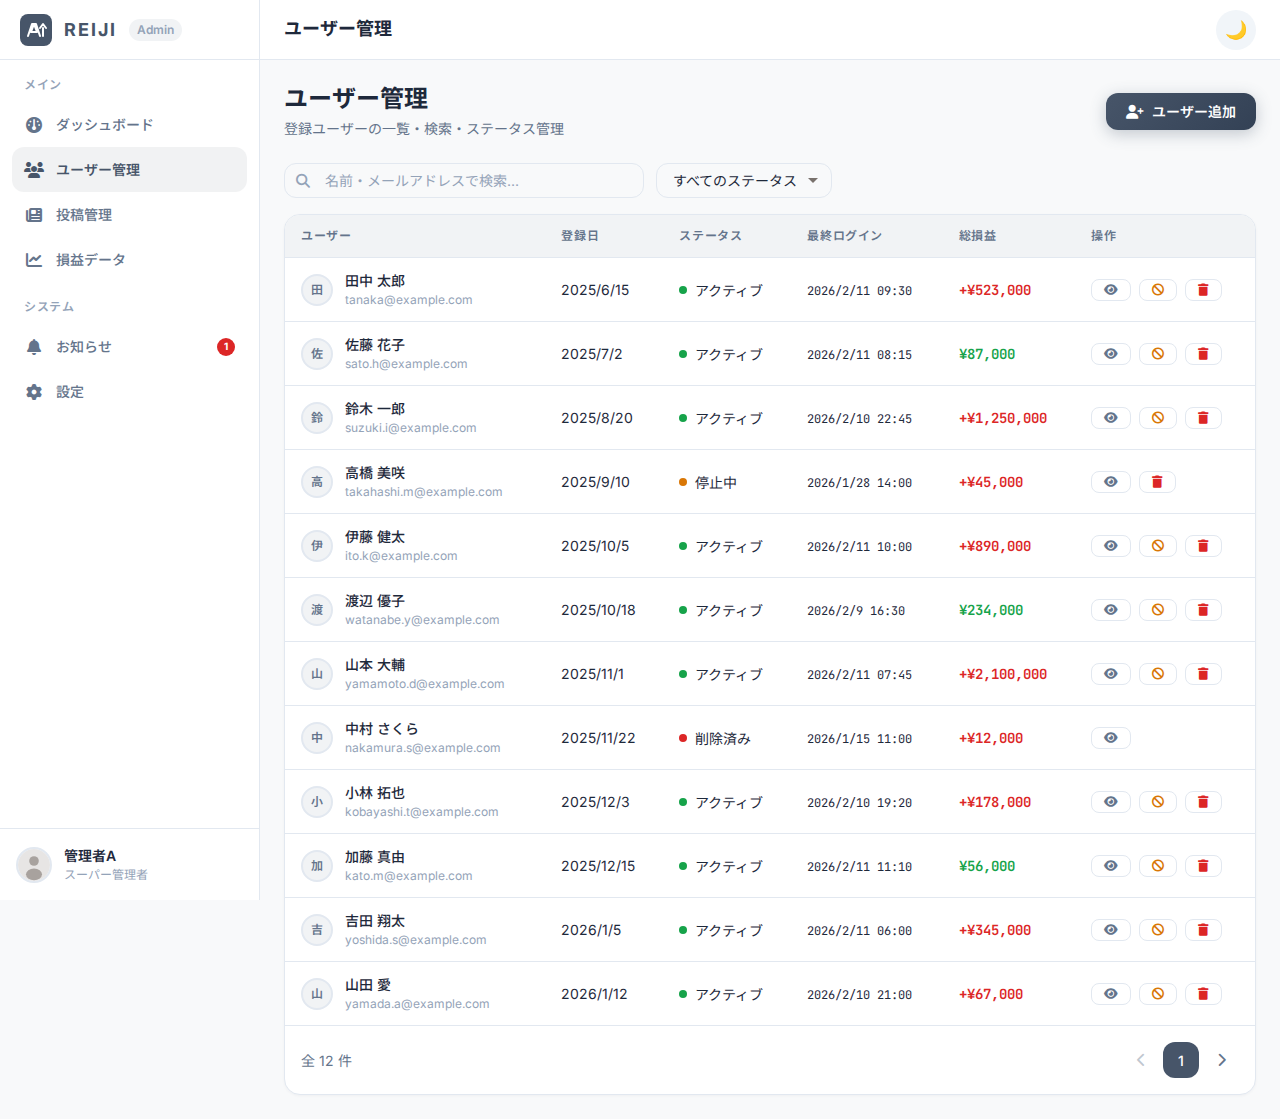
<file: users.html>
<!DOCTYPE html>
<html lang="ja">
<head>
  <meta charset="UTF-8">
  <meta name="viewport" content="width=device-width, initial-scale=1.0">
  <title>REIJI Admin - ユーザー管理</title>
  <link rel="preconnect" href="https://fonts.googleapis.com">
  <link rel="preconnect" href="https://fonts.gstatic.com" crossorigin>
  <link href="https://fonts.googleapis.com/css2?family=Inter:wght@400;500;600;700&family=Noto+Sans+JP:wght@400;500;600;700&family=JetBrains+Mono:wght@400;500;600;700&display=swap" rel="stylesheet">
  <link rel="stylesheet" href="https://cdnjs.cloudflare.com/ajax/libs/font-awesome/6.5.1/css/all.min.css">
  <link rel="stylesheet" href="assets/css/variables.css">
  <link rel="stylesheet" href="assets/css/reset.css">
  <link rel="stylesheet" href="assets/css/layout.css">
  <link rel="stylesheet" href="assets/css/components.css">
  <link rel="stylesheet" href="assets/css/admin-layout.css">
  <link rel="stylesheet" href="assets/css/utilities.css">
  <link rel="stylesheet" href="assets/css/pages/users.css">
</head>
<body>
  <script src="assets/js/theme.js"></script>

  <!-- Sidebar -->
  <aside class="admin-sidebar">
    <div class="admin-sidebar-header">
      <a href="dashboard.html" class="admin-sidebar-logo">
        <img src="assets/img/logo.svg" alt="REIJI">
        <span class="admin-sidebar-logo-text">REIJI</span>
        <span class="admin-sidebar-logo-badge">Admin</span>
      </a>
    </div>
    <nav class="admin-sidebar-nav">
      <div class="admin-nav-section">
        <div class="admin-nav-section-label">メイン</div>
        <a href="dashboard.html" class="admin-nav-item"><i class="fa-solid fa-gauge"></i><span>ダッシュボード</span></a>
        <a href="users.html" class="admin-nav-item active"><i class="fa-solid fa-users"></i><span>ユーザー管理</span></a>
        <a href="posts.html" class="admin-nav-item"><i class="fa-solid fa-newspaper"></i><span>投稿管理</span></a>
        <a href="pnl.html" class="admin-nav-item"><i class="fa-solid fa-chart-line"></i><span>損益データ</span></a>
      </div>
      <div class="admin-nav-section">
        <div class="admin-nav-section-label">システム</div>
        <a href="notifications.html" class="admin-nav-item"><i class="fa-solid fa-bell"></i><span>お知らせ</span><span class="admin-nav-badge">1</span></a>
        <a href="settings.html" class="admin-nav-item"><i class="fa-solid fa-gear"></i><span>設定</span></a>
      </div>
    </nav>
    <div class="admin-sidebar-footer">
      <div class="admin-sidebar-user">
        <div class="avatar avatar-sm"><img src="assets/img/avatars/default.svg" alt=""></div>
        <div class="admin-sidebar-user-info">
          <div class="admin-sidebar-user-name">管理者A</div>
          <div class="admin-sidebar-user-role">スーパー管理者</div>
        </div>
      </div>
    </div>
  </aside>

  <!-- Sidebar Overlay -->
  <div class="admin-sidebar-overlay"></div>

  <!-- Main Wrapper -->
  <div class="admin-main-wrapper">
    <!-- Header -->
    <header class="admin-header">
      <div class="admin-header-left">
        <button class="admin-sidebar-toggle" aria-label="メニュー切替">
          <i class="fa-solid fa-bars"></i>
        </button>
        <h2 class="admin-page-title">ユーザー管理</h2>
      </div>
      <div class="admin-header-right">
        <button class="theme-toggle" aria-label="テーマ切替"></button>
      </div>
    </header>

    <!-- Content -->
    <main class="admin-content">
      <!-- Page Header -->
      <div class="admin-page-header">
        <div class="admin-page-header-left">
          <h1>ユーザー管理</h1>
          <p>登録ユーザーの一覧・検索・ステータス管理</p>
        </div>
        <button class="btn btn-primary">
          <i class="fa-solid fa-user-plus"></i>
          ユーザー追加
        </button>
      </div>

      <!-- Filter Bar -->
      <div class="admin-filter-bar">
        <div class="admin-search">
          <i class="fa-solid fa-magnifying-glass"></i>
          <input type="text" id="userSearch" placeholder="名前・メールアドレスで検索...">
        </div>
        <select class="admin-filter-select" id="userStatusFilter">
          <option value="all">すべてのステータス</option>
          <option value="active">アクティブ</option>
          <option value="suspended">停止中</option>
          <option value="deleted">削除済み</option>
        </select>
      </div>

      <!-- User Table -->
      <div class="admin-table-wrapper">
        <table class="admin-table">
          <thead>
            <tr>
              <th>ユーザー</th>
              <th>登録日</th>
              <th>ステータス</th>
              <th>最終ログイン</th>
              <th>総損益</th>
              <th>操作</th>
            </tr>
          </thead>
          <tbody id="userTableBody"></tbody>
        </table>

        <!-- Pagination -->
        <div class="admin-pagination">
          <div class="admin-pagination-info" id="paginationInfo">全 0 件</div>
          <div class="admin-pagination-controls">
            <button class="admin-pagination-btn" disabled><i class="fa-solid fa-chevron-left"></i></button>
            <button class="admin-pagination-btn active">1</button>
            <button class="admin-pagination-btn"><i class="fa-solid fa-chevron-right"></i></button>
          </div>
        </div>
      </div>
    </main>
  </div>

  <!-- User Detail Modal -->
  <div class="modal-overlay" id="userDetailModal">
    <div class="modal-content user-detail-modal">
      <div class="modal-header">
        <div class="modal-title">ユーザー詳細</div>
        <button class="modal-close" aria-label="閉じる">&times;</button>
      </div>
      <div class="modal-body" id="userDetailBody"></div>
    </div>
  </div>

  <script src="assets/js/utils.js"></script>
  <script src="assets/js/mock-data.js"></script>
  <script src="assets/js/admin-nav.js"></script>
  <script src="assets/js/users.js"></script>
</body>
</html>
</file>
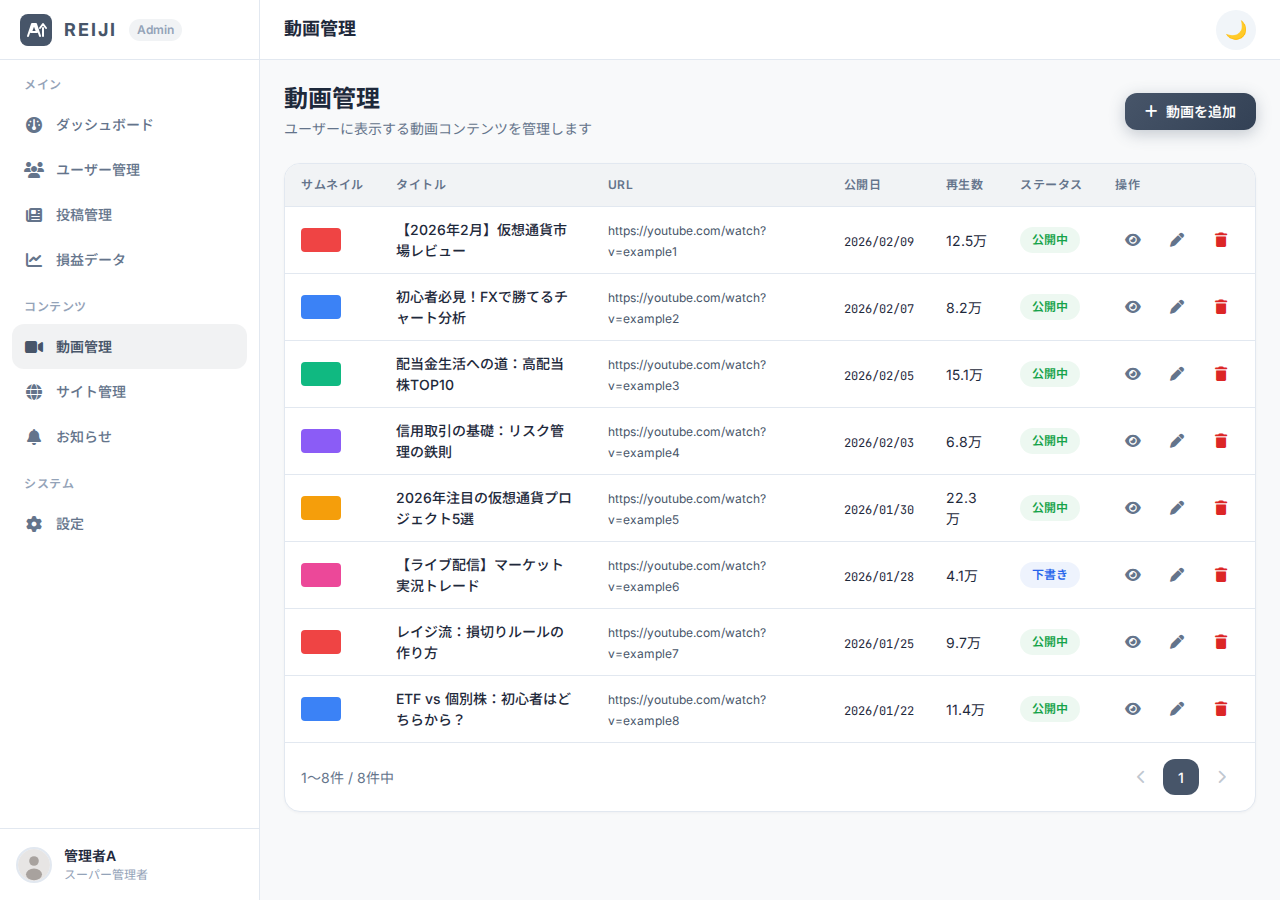
<file: videos.html>
<!DOCTYPE html>
<html lang="ja">
<head>
  <meta charset="UTF-8">
  <meta name="viewport" content="width=device-width, initial-scale=1.0">
  <title>REIJI Admin - 動画管理</title>
  <link rel="preconnect" href="https://fonts.googleapis.com">
  <link rel="preconnect" href="https://fonts.gstatic.com" crossorigin>
  <link href="https://fonts.googleapis.com/css2?family=Inter:wght@400;500;600;700&family=Noto+Sans+JP:wght@400;500;600;700&family=JetBrains+Mono:wght@400;500;600;700&display=swap" rel="stylesheet">
  <link rel="stylesheet" href="https://cdnjs.cloudflare.com/ajax/libs/font-awesome/6.5.1/css/all.min.css">
  <link rel="stylesheet" href="assets/css/variables.css">
  <link rel="stylesheet" href="assets/css/reset.css">
  <link rel="stylesheet" href="assets/css/layout.css">
  <link rel="stylesheet" href="assets/css/components.css">
  <link rel="stylesheet" href="assets/css/admin-layout.css">
  <link rel="stylesheet" href="assets/css/utilities.css">
  <link rel="stylesheet" href="assets/css/pages/videos.css">
</head>
<body>
  <script src="assets/js/theme.js"></script>

  <!-- Sidebar -->
  <aside class="admin-sidebar">
    <div class="admin-sidebar-header">
      <a href="dashboard.html" class="admin-sidebar-logo">
        <img src="assets/img/logo.svg" alt="REIJI">
        <span class="admin-sidebar-logo-text">REIJI</span>
        <span class="admin-sidebar-logo-badge">Admin</span>
      </a>
    </div>
    <nav class="admin-sidebar-nav">
      <div class="admin-nav-section">
        <div class="admin-nav-section-label">メイン</div>
        <a href="dashboard.html" class="admin-nav-item">
          <i class="fa-solid fa-gauge"></i>
          <span>ダッシュボード</span>
        </a>
        <a href="users.html" class="admin-nav-item">
          <i class="fa-solid fa-users"></i>
          <span>ユーザー管理</span>
        </a>
        <a href="posts.html" class="admin-nav-item">
          <i class="fa-solid fa-newspaper"></i>
          <span>投稿管理</span>
        </a>
        <a href="pnl.html" class="admin-nav-item">
          <i class="fa-solid fa-chart-line"></i>
          <span>損益データ</span>
        </a>
      </div>
      <div class="admin-nav-section">
        <div class="admin-nav-section-label">コンテンツ</div>
        <a href="videos.html" class="admin-nav-item active">
          <i class="fa-solid fa-video"></i>
          <span>動画管理</span>
        </a>
        <a href="sites.html" class="admin-nav-item">
          <i class="fa-solid fa-globe"></i>
          <span>サイト管理</span>
        </a>
        <a href="notifications.html" class="admin-nav-item">
          <i class="fa-solid fa-bell"></i>
          <span>お知らせ</span>
        </a>
      </div>
      <div class="admin-nav-section">
        <div class="admin-nav-section-label">システム</div>
        <a href="settings.html" class="admin-nav-item">
          <i class="fa-solid fa-gear"></i>
          <span>設定</span>
        </a>
      </div>
    </nav>
    <div class="admin-sidebar-footer">
      <div class="admin-sidebar-user">
        <div class="avatar avatar-sm">
          <img src="assets/img/avatars/default.svg" alt="">
        </div>
        <div class="admin-sidebar-user-info">
          <div class="admin-sidebar-user-name">管理者A</div>
          <div class="admin-sidebar-user-role">スーパー管理者</div>
        </div>
      </div>
    </div>
  </aside>

  <!-- Sidebar Overlay -->
  <div class="admin-sidebar-overlay"></div>

  <!-- Main Wrapper -->
  <div class="admin-main-wrapper">
    <!-- Header -->
    <header class="admin-header">
      <div class="admin-header-left">
        <button class="admin-sidebar-toggle" aria-label="メニュー切替">
          <i class="fa-solid fa-bars"></i>
        </button>
        <h2 class="admin-page-title">動画管理</h2>
      </div>
      <div class="admin-header-right">
        <button class="theme-toggle" aria-label="テーマ切替"></button>
      </div>
    </header>

    <!-- Content -->
    <main class="admin-content">
      <!-- Page Header -->
      <div class="admin-page-header">
        <div class="admin-page-header-left">
          <h1>動画管理</h1>
          <p>ユーザーに表示する動画コンテンツを管理します</p>
        </div>
        <button class="btn btn-primary" id="createVideoBtn">
          <i class="fa-solid fa-plus"></i> 動画を追加
        </button>
      </div>

      <!-- Create Video Form (hidden by default) -->
      <div class="video-create-form" id="createVideoForm">
        <div class="video-create-form-header">
          <span class="video-create-form-title">動画を追加</span>
          <button class="btn-icon" id="closeVideoForm" title="閉じる">
            <i class="fa-solid fa-times"></i>
          </button>
        </div>

        <!-- Title -->
        <div class="form-group">
          <label class="form-label" for="videoTitle">タイトル</label>
          <input type="text" class="form-input" id="videoTitle" placeholder="動画のタイトルを入力">
        </div>

        <!-- URL -->
        <div class="form-group">
          <label class="form-label" for="videoUrl">動画URL</label>
          <input type="url" class="form-input" id="videoUrl" placeholder="https://youtube.com/...">
        </div>

        <!-- Color + Date Row -->
        <div class="video-form-row">
          <div class="form-group">
            <label class="form-label" for="videoColor">サムネイル色</label>
            <input type="color" class="form-input" id="videoColor" value="#ef4444" style="height:40px;padding:4px;">
            <div class="video-color-swatches">
              <button type="button" class="video-color-swatch" data-color="#ef4444" style="background:#ef4444" title="#ef4444"></button>
              <button type="button" class="video-color-swatch" data-color="#3b82f6" style="background:#3b82f6" title="#3b82f6"></button>
              <button type="button" class="video-color-swatch" data-color="#8b5cf6" style="background:#8b5cf6" title="#8b5cf6"></button>
              <button type="button" class="video-color-swatch" data-color="#10b981" style="background:#10b981" title="#10b981"></button>
              <button type="button" class="video-color-swatch" data-color="#f59e0b" style="background:#f59e0b" title="#f59e0b"></button>
              <button type="button" class="video-color-swatch" data-color="#ec4899" style="background:#ec4899" title="#ec4899"></button>
            </div>
          </div>
          <div class="form-group">
            <label class="form-label" for="videoDate">公開日</label>
            <input type="date" class="form-input" id="videoDate">
          </div>
        </div>

        <!-- Form Actions -->
        <div class="video-form-actions">
          <button class="btn btn-primary" id="videoSaveBtn">
            <i class="fa-solid fa-save"></i> 保存
          </button>
        </div>
      </div>

      <!-- Videos Table -->
      <div class="admin-table-wrapper">
        <table class="admin-table">
          <thead>
            <tr>
              <th>サムネイル</th>
              <th>タイトル</th>
              <th>URL</th>
              <th>公開日</th>
              <th>再生数</th>
              <th>ステータス</th>
              <th>操作</th>
            </tr>
          </thead>
          <tbody id="videoTableBody"></tbody>
        </table>

        <!-- Pagination -->
        <div class="admin-pagination">
          <div class="admin-pagination-info" id="videoPaginationInfo"></div>
          <div class="admin-pagination-controls" id="videoPaginationControls"></div>
        </div>
      </div>
    </main>
  </div>

  <script src="assets/js/utils.js"></script>
  <script src="assets/js/mock-data.js"></script>
  <script src="assets/js/admin-nav.js"></script>
  <script src="assets/js/videos.js"></script>
</body>
</html>
</file>
<file: assets/css/variables.css>
/* ========================================
   Design Tokens - REIJI Admin
   ======================================== */

:root,
[data-theme="light"] {
  /* Backgrounds - Neutral Gray */
  --bg-primary: #f8f9fa;
  --bg-secondary: #ffffff;
  --bg-tertiary: #f1f3f5;

  /* Primary - Slate Gray */
  --color-primary: #475569;
  --color-primary-light: #64748b;
  --color-primary-dark: #334155;
  --color-primary-bg: rgba(71, 85, 105, 0.08);

  /* Accent - Cool Blue */
  --color-accent: #3b82f6;
  --color-accent-light: #60a5fa;
  --color-accent-bg: rgba(59, 130, 246, 0.08);

  /* Text */
  --text-primary: #1e293b;
  --text-secondary: #64748b;
  --text-tertiary: #94a3b8;

  /* Borders */
  --border-primary: #e2e8f0;
  --border-secondary: #cbd5e1;

  /* P&L Colors */
  --color-profit: #dc2626;
  --color-profit-bg: rgba(220, 38, 38, 0.06);
  --color-loss: #16a34a;
  --color-loss-bg: rgba(22, 163, 74, 0.06);

  /* Status Colors */
  --color-success: #16a34a;
  --color-success-bg: rgba(22, 163, 74, 0.08);
  --color-warning: #d97706;
  --color-warning-bg: rgba(217, 119, 6, 0.08);
  --color-danger: #dc2626;
  --color-danger-bg: rgba(220, 38, 38, 0.08);
  --color-info: #2563eb;
  --color-info-bg: rgba(37, 99, 235, 0.08);

  /* Category colors */
  --cat-stock: #ef4444;
  --cat-stock-bg: rgba(239, 68, 68, 0.1);
  --cat-margin: #0d9488;
  --cat-margin-bg: rgba(13, 148, 136, 0.1);
  --cat-fx: #d97706;
  --cat-fx-bg: rgba(217, 119, 6, 0.1);
  --cat-crypto: #7c3aed;
  --cat-crypto-bg: rgba(124, 58, 237, 0.1);
  --cat-dividend: #2563eb;
  --cat-dividend-bg: rgba(37, 99, 235, 0.1);

  /* Interactive */
  --hover-bg: #f1f5f9;
  --focus-ring: rgba(71, 85, 105, 0.4);

  /* Shadows */
  --shadow-sm: 0 1px 3px rgba(15, 23, 42, 0.04);
  --shadow-md: 0 4px 12px rgba(15, 23, 42, 0.06);
  --shadow-lg: 0 12px 32px rgba(15, 23, 42, 0.08);
  --shadow-glow: 0 0 24px rgba(71, 85, 105, 0.12);

  /* Overlay */
  --overlay-bg: rgba(15, 23, 42, 0.5);
}

[data-theme="dark"] {
  --bg-primary: #0f172a;
  --bg-secondary: #1e293b;
  --bg-tertiary: #334155;

  --color-primary: #94a3b8;
  --color-primary-light: #cbd5e1;
  --color-primary-dark: #64748b;
  --color-primary-bg: rgba(148, 163, 184, 0.1);

  --color-accent: #60a5fa;
  --color-accent-light: #93c5fd;
  --color-accent-bg: rgba(96, 165, 250, 0.1);

  --text-primary: #f1f5f9;
  --text-secondary: #94a3b8;
  --text-tertiary: #64748b;

  --border-primary: #334155;
  --border-secondary: #475569;

  --color-profit: #f87171;
  --color-profit-bg: rgba(248, 113, 113, 0.1);
  --color-loss: #4ade80;
  --color-loss-bg: rgba(74, 222, 128, 0.1);

  --color-success: #4ade80;
  --color-success-bg: rgba(74, 222, 128, 0.1);
  --color-warning: #fbbf24;
  --color-warning-bg: rgba(251, 191, 36, 0.1);
  --color-danger: #f87171;
  --color-danger-bg: rgba(248, 113, 113, 0.1);
  --color-info: #60a5fa;
  --color-info-bg: rgba(96, 165, 250, 0.1);

  --cat-stock: #f87171;
  --cat-stock-bg: rgba(248, 113, 113, 0.12);
  --cat-margin: #2dd4bf;
  --cat-margin-bg: rgba(45, 212, 191, 0.12);
  --cat-fx: #fbbf24;
  --cat-fx-bg: rgba(251, 191, 36, 0.12);
  --cat-crypto: #a78bfa;
  --cat-crypto-bg: rgba(167, 139, 250, 0.12);
  --cat-dividend: #60a5fa;
  --cat-dividend-bg: rgba(96, 165, 250, 0.12);

  --hover-bg: #334155;
  --focus-ring: rgba(148, 163, 184, 0.4);

  --shadow-sm: 0 1px 3px rgba(0, 0, 0, 0.3);
  --shadow-md: 0 4px 12px rgba(0, 0, 0, 0.35);
  --shadow-lg: 0 12px 32px rgba(0, 0, 0, 0.45);
  --shadow-glow: 0 0 24px rgba(148, 163, 184, 0.15);

  --overlay-bg: rgba(0, 0, 0, 0.7);
}

/* Border Radius */
:root {
  --radius-sm: 8px;
  --radius-md: 12px;
  --radius-lg: 16px;
  --radius-xl: 24px;
  --radius-full: 9999px;
}

/* Typography */
:root {
  --font-sans: 'Inter', 'Noto Sans JP', -apple-system, BlinkMacSystemFont, sans-serif;
  --font-mono: 'JetBrains Mono', 'SF Mono', monospace;

  --text-xs: 0.75rem;
  --text-sm: 0.875rem;
  --text-base: 1rem;
  --text-lg: 1.125rem;
  --text-xl: 1.25rem;
  --text-2xl: 1.5rem;
  --text-3xl: 1.875rem;
  --text-4xl: 2.25rem;

  --font-normal: 400;
  --font-medium: 500;
  --font-semibold: 600;
  --font-bold: 700;

  --leading-tight: 1.25;
  --leading-normal: 1.5;
  --leading-relaxed: 1.75;
}

/* Spacing */
:root {
  --space-1: 0.25rem;
  --space-2: 0.5rem;
  --space-3: 0.75rem;
  --space-4: 1rem;
  --space-5: 1.25rem;
  --space-6: 1.5rem;
  --space-8: 2rem;
  --space-10: 2.5rem;
  --space-12: 3rem;
  --space-16: 4rem;
}

/* Admin Layout Dimensions */
:root {
  --admin-sidebar-width: 260px;
  --admin-sidebar-collapsed: 64px;
  --admin-header-height: 60px;
  --z-admin-sidebar: 1100;
  --z-admin-header: 1000;
  --z-admin-overlay: 1050;
}

/* Transitions */
:root {
  --transition-fast: 0.15s ease;
  --transition-base: 0.3s cubic-bezier(0.4, 0, 0.2, 1);
  --transition-slow: 0.5s cubic-bezier(0.4, 0, 0.2, 1);
}
</file>
<file: assets/css/layout.css>
/* ========================================
   Layout System
   ======================================== */

.container {
  width: 100%;
  max-width: 1120px;
  margin: 0 auto;
  padding: 0 var(--space-4);
}

.section {
  padding: var(--space-12) 0;
}

.section-header {
  margin-bottom: var(--space-8);
}

.section-title {
  font-size: var(--text-2xl);
  font-weight: var(--font-bold);
  color: var(--text-primary);
  padding-left: var(--space-4);
  border-left: 4px solid var(--color-primary);
}

.section-subtitle {
  font-size: var(--text-sm);
  color: var(--text-secondary);
  margin-top: var(--space-2);
  padding-left: var(--space-4);
}

/* Grid System */
.grid {
  display: grid;
  gap: var(--space-4);
}

.grid-2 {
  grid-template-columns: repeat(2, 1fr);
}

.grid-3 {
  grid-template-columns: repeat(3, 1fr);
}

.grid-4 {
  grid-template-columns: repeat(4, 1fr);
}

.container-wide {
  width: 100%;
  max-width: 1440px;
  margin: 0 auto;
  padding: 0 var(--space-4);
}

/* Responsive */
@media (max-width: 768px) {
  .container {
    padding: 0 var(--space-3);
  }

  .section {
    padding: var(--space-8) 0;
  }

  .section-title {
    font-size: var(--text-xl);
  }

  .grid-2,
  .grid-3,
  .grid-4 {
    grid-template-columns: 1fr;
  }
}

@media (min-width: 769px) and (max-width: 1024px) {
  .grid-3 {
    grid-template-columns: repeat(2, 1fr);
  }

  .grid-4 {
    grid-template-columns: repeat(2, 1fr);
  }
}
</file>
<file: assets/css/components.css>
/* ========================================
   Admin UI Components
   ======================================== */

/* ---- Theme Toggle ---- */
.theme-toggle {
  width: 40px;
  height: 40px;
  display: flex;
  align-items: center;
  justify-content: center;
  border-radius: var(--radius-full);
  background: var(--hover-bg);
  transition: background var(--transition-fast);
  font-size: var(--text-lg);
  line-height: 1;
}

.theme-toggle:hover {
  background: var(--border-primary);
}

/* ---- Buttons ---- */
.btn {
  display: inline-flex;
  align-items: center;
  justify-content: center;
  gap: var(--space-2);
  padding: var(--space-2) var(--space-5);
  font-size: var(--text-sm);
  font-weight: var(--font-semibold);
  border-radius: var(--radius-md);
  transition: all var(--transition-base);
  white-space: nowrap;
  line-height: 1.5;
}

.btn-primary {
  background: linear-gradient(135deg, var(--color-primary), var(--color-primary-dark));
  color: #ffffff;
  box-shadow: 0 4px 16px rgba(71, 85, 105, 0.3);
}

.btn-primary:hover {
  transform: translateY(-2px);
  box-shadow: 0 6px 24px rgba(71, 85, 105, 0.4);
  color: #ffffff;
}

.btn-secondary {
  background: var(--bg-secondary);
  color: var(--text-primary);
  border: 1px solid var(--border-primary);
}

.btn-secondary:hover {
  border-color: var(--color-primary);
  color: var(--color-primary);
  transform: translateY(-2px);
}

.btn-ghost {
  background: transparent;
  color: var(--text-secondary);
  border: 1px solid var(--border-primary);
}

.btn-ghost:hover {
  background: var(--hover-bg);
  color: var(--text-primary);
}

.btn-danger {
  background: var(--color-danger);
  color: #ffffff;
}

.btn-danger:hover {
  opacity: 0.9;
  transform: translateY(-2px);
  color: #ffffff;
}

.btn-sm {
  padding: var(--space-1) var(--space-3);
  font-size: var(--text-xs);
  border-radius: var(--radius-sm);
}

.btn-lg {
  padding: var(--space-3) var(--space-8);
  font-size: var(--text-base);
  border-radius: var(--radius-lg);
}

.btn-block {
  display: flex;
  width: 100%;
}

.btn-icon {
  width: 36px;
  height: 36px;
  padding: 0;
  border-radius: var(--radius-md);
  display: inline-flex;
  align-items: center;
  justify-content: center;
  color: var(--text-secondary);
  transition: all var(--transition-fast);
}

.btn-icon:hover {
  background: var(--hover-bg);
  color: var(--text-primary);
}

/* ---- Cards ---- */
.card {
  background: var(--bg-secondary);
  border: 1px solid var(--border-primary);
  border-radius: var(--radius-lg);
  padding: var(--space-5);
  box-shadow: var(--shadow-sm);
  transition: all var(--transition-base);
}

.card-hover:hover {
  box-shadow: var(--shadow-md);
  transform: translateY(-2px);
}

/* ---- KPI Cards ---- */
.kpi-card {
  background: var(--bg-secondary);
  border: 1px solid var(--border-primary);
  border-radius: var(--radius-lg);
  padding: var(--space-5);
  box-shadow: var(--shadow-sm);
  display: flex;
  align-items: flex-start;
  gap: var(--space-4);
}

.kpi-card-icon {
  width: 48px;
  height: 48px;
  border-radius: var(--radius-md);
  display: flex;
  align-items: center;
  justify-content: center;
  font-size: var(--text-xl);
  flex-shrink: 0;
}

.kpi-card-icon.primary {
  background: var(--color-primary-bg);
  color: var(--color-primary);
}

.kpi-card-icon.accent {
  background: var(--color-accent-bg);
  color: var(--color-accent);
}

.kpi-card-icon.success {
  background: var(--color-success-bg);
  color: var(--color-success);
}

.kpi-card-icon.info {
  background: var(--color-info-bg);
  color: var(--color-info);
}

.kpi-card-content {
  flex: 1;
  min-width: 0;
}

.kpi-card-label {
  font-size: var(--text-xs);
  font-weight: var(--font-medium);
  color: var(--text-tertiary);
  margin-bottom: var(--space-1);
}

.kpi-card-value {
  font-size: var(--text-2xl);
  font-weight: var(--font-bold);
  color: var(--text-primary);
  font-family: var(--font-mono);
  line-height: 1.2;
}

.kpi-card-change {
  display: inline-flex;
  align-items: center;
  gap: var(--space-1);
  font-size: var(--text-xs);
  font-weight: var(--font-semibold);
  margin-top: var(--space-1);
}

.kpi-card-change.up {
  color: var(--color-profit);
}

.kpi-card-change.down {
  color: var(--color-loss);
}

/* ---- Badges ---- */
.badge {
  display: inline-flex;
  align-items: center;
  padding: var(--space-1) var(--space-3);
  font-size: var(--text-xs);
  font-weight: var(--font-semibold);
  border-radius: var(--radius-full);
  line-height: 1.5;
}

.badge-primary {
  background: var(--color-primary-bg);
  color: var(--color-primary);
}

.badge-accent {
  background: var(--color-accent-bg);
  color: var(--color-accent);
}

.badge-success {
  background: var(--color-success-bg);
  color: var(--color-success);
}

.badge-warning {
  background: var(--color-warning-bg);
  color: var(--color-warning);
}

.badge-danger {
  background: var(--color-danger-bg);
  color: var(--color-danger);
}

.badge-info {
  background: var(--color-info-bg);
  color: var(--color-info);
}

.badge-neutral {
  background: var(--bg-tertiary);
  color: var(--text-secondary);
}

/* ---- Avatar ---- */
.avatar {
  width: 48px;
  height: 48px;
  border-radius: var(--radius-full);
  overflow: hidden;
  background: var(--bg-tertiary);
  flex-shrink: 0;
  border: 2px solid var(--border-primary);
}

.avatar img {
  width: 100%;
  height: 100%;
  object-fit: cover;
}

.avatar-sm { width: 32px; height: 32px; }
.avatar-lg { width: 80px; height: 80px; }

/* ---- Data Tables ---- */
.admin-table-wrapper {
  background: var(--bg-secondary);
  border: 1px solid var(--border-primary);
  border-radius: var(--radius-lg);
  overflow: hidden;
  box-shadow: var(--shadow-sm);
}

.admin-table {
  width: 100%;
  border-collapse: collapse;
  font-size: var(--text-sm);
}

.admin-table thead {
  background: var(--bg-tertiary);
}

.admin-table th {
  padding: var(--space-3) var(--space-4);
  text-align: left;
  font-weight: var(--font-semibold);
  color: var(--text-secondary);
  font-size: var(--text-xs);
  text-transform: uppercase;
  letter-spacing: 0.05em;
  border-bottom: 1px solid var(--border-primary);
  white-space: nowrap;
}

.admin-table td {
  padding: var(--space-3) var(--space-4);
  border-bottom: 1px solid var(--border-primary);
  color: var(--text-primary);
  vertical-align: middle;
}

.admin-table tbody tr:last-child td {
  border-bottom: none;
}

.admin-table tbody tr:hover {
  background: var(--hover-bg);
}

.admin-table .user-cell {
  display: flex;
  align-items: center;
  gap: var(--space-3);
}

.admin-table .user-cell-name {
  font-weight: var(--font-medium);
}

.admin-table .user-cell-email {
  font-size: var(--text-xs);
  color: var(--text-tertiary);
}

.admin-table .actions-cell {
  display: flex;
  align-items: center;
  gap: var(--space-2);
}

/* ---- Status Dot ---- */
.status-dot {
  display: inline-flex;
  align-items: center;
  gap: var(--space-2);
  font-size: var(--text-sm);
}

.status-dot::before {
  content: '';
  width: 8px;
  height: 8px;
  border-radius: var(--radius-full);
  flex-shrink: 0;
}

.status-dot.active::before { background: var(--color-success); }
.status-dot.suspended::before { background: var(--color-warning); }
.status-dot.deleted::before { background: var(--color-danger); }
.status-dot.draft::before { background: var(--text-tertiary); }
.status-dot.sent::before { background: var(--color-info); }
.status-dot.scheduled::before { background: var(--color-accent); }

/* ---- Filter Bar ---- */
.admin-filter-bar {
  display: flex;
  align-items: center;
  gap: var(--space-3);
  margin-bottom: var(--space-4);
  flex-wrap: wrap;
}

.admin-search {
  position: relative;
  flex: 1;
  min-width: 200px;
  max-width: 360px;
}

.admin-search i {
  position: absolute;
  left: var(--space-3);
  top: 50%;
  transform: translateY(-50%);
  color: var(--text-tertiary);
  font-size: var(--text-sm);
}

.admin-search input {
  width: 100%;
  padding: var(--space-2) var(--space-4) var(--space-2) var(--space-10);
  background: var(--bg-primary);
  border: 1px solid var(--border-primary);
  border-radius: var(--radius-md);
  font-size: var(--text-sm);
  color: var(--text-primary);
  transition: border-color var(--transition-fast), box-shadow var(--transition-fast);
}

.admin-search input:focus {
  outline: none;
  border-color: var(--color-primary);
  box-shadow: 0 0 0 3px var(--focus-ring);
}

.admin-search input::placeholder {
  color: var(--text-tertiary);
}

.admin-filter-select {
  padding: var(--space-2) var(--space-4);
  background: var(--bg-primary);
  border: 1px solid var(--border-primary);
  border-radius: var(--radius-md);
  font-size: var(--text-sm);
  color: var(--text-primary);
  cursor: pointer;
  transition: border-color var(--transition-fast);
  appearance: none;
  -webkit-appearance: none;
  padding-right: var(--space-8);
  background-image: url("data:image/svg+xml,%3Csvg xmlns='http://www.w3.org/2000/svg' width='12' height='12' viewBox='0 0 12 12'%3E%3Cpath fill='%2378716c' d='M6 8L1 3h10z'/%3E%3C/svg%3E");
  background-repeat: no-repeat;
  background-position: right 12px center;
}

.admin-filter-select:focus {
  outline: none;
  border-color: var(--color-primary);
}

/* ---- Pagination ---- */
.admin-pagination {
  display: flex;
  align-items: center;
  justify-content: space-between;
  padding: var(--space-4);
  border-top: 1px solid var(--border-primary);
}

.admin-pagination-info {
  font-size: var(--text-sm);
  color: var(--text-secondary);
}

.admin-pagination-controls {
  display: flex;
  align-items: center;
  gap: var(--space-1);
}

.admin-pagination-btn {
  min-width: 36px;
  height: 36px;
  display: flex;
  align-items: center;
  justify-content: center;
  border-radius: var(--radius-md);
  font-size: var(--text-sm);
  font-weight: var(--font-medium);
  color: var(--text-secondary);
  transition: all var(--transition-fast);
}

.admin-pagination-btn:hover {
  background: var(--hover-bg);
  color: var(--text-primary);
}

.admin-pagination-btn.active {
  background: var(--color-primary);
  color: #ffffff;
}

.admin-pagination-btn:disabled {
  opacity: 0.4;
  cursor: not-allowed;
}

/* ---- Modal ---- */
.modal-overlay {
  display: none;
  position: fixed;
  top: 0;
  left: 0;
  right: 0;
  bottom: 0;
  background: var(--overlay-bg);
  backdrop-filter: blur(4px);
  -webkit-backdrop-filter: blur(4px);
  z-index: 2000;
  align-items: center;
  justify-content: center;
}

.modal-overlay.open {
  display: flex;
}

.modal-content {
  background: var(--bg-secondary);
  border-radius: var(--radius-xl);
  padding: var(--space-6);
  max-width: 560px;
  width: 90%;
  max-height: 85vh;
  overflow-y: auto;
  box-shadow: var(--shadow-lg);
  animation: modalSlideIn 0.25s ease-out;
}

@keyframes modalSlideIn {
  from {
    opacity: 0;
    transform: translateY(-16px) scale(0.96);
  }
  to {
    opacity: 1;
    transform: translateY(0) scale(1);
  }
}

.modal-header {
  display: flex;
  align-items: center;
  justify-content: space-between;
  margin-bottom: var(--space-5);
}

.modal-title {
  font-size: var(--text-lg);
  font-weight: var(--font-bold);
}

.modal-close {
  width: 36px;
  height: 36px;
  display: flex;
  align-items: center;
  justify-content: center;
  border-radius: var(--radius-full);
  font-size: var(--text-xl);
  color: var(--text-secondary);
  transition: background var(--transition-fast);
}

.modal-close:hover {
  background: var(--hover-bg);
  color: var(--text-primary);
}

.modal-body {
  margin-bottom: var(--space-5);
}

.modal-footer {
  display: flex;
  align-items: center;
  justify-content: flex-end;
  gap: var(--space-3);
  padding-top: var(--space-4);
  border-top: 1px solid var(--border-primary);
}

/* ---- Forms ---- */
.form-group {
  margin-bottom: var(--space-4);
}

.form-label {
  display: block;
  font-size: var(--text-sm);
  font-weight: var(--font-medium);
  color: var(--text-secondary);
  margin-bottom: var(--space-2);
}

.form-input {
  width: 100%;
  padding: var(--space-3) var(--space-4);
  background: var(--bg-primary);
  border: 1px solid var(--border-primary);
  border-radius: var(--radius-md);
  color: var(--text-primary);
  transition: border-color var(--transition-fast), box-shadow var(--transition-fast);
}

.form-input:focus {
  outline: none;
  border-color: var(--color-primary);
  box-shadow: 0 0 0 3px var(--focus-ring);
}

.form-input::placeholder {
  color: var(--text-tertiary);
}

textarea.form-input {
  resize: vertical;
  min-height: 100px;
}

select.form-input {
  cursor: pointer;
  appearance: none;
  -webkit-appearance: none;
  padding-right: var(--space-10);
  background-image: url("data:image/svg+xml,%3Csvg xmlns='http://www.w3.org/2000/svg' width='12' height='12' viewBox='0 0 12 12'%3E%3Cpath fill='%2378716c' d='M6 8L1 3h10z'/%3E%3C/svg%3E");
  background-repeat: no-repeat;
  background-position: right 12px center;
}

.form-hint {
  font-size: var(--text-xs);
  color: var(--text-tertiary);
  margin-top: var(--space-1);
}

/* ---- Settings Rows ---- */
.settings-card {
  background: var(--bg-secondary);
  border: 1px solid var(--border-primary);
  border-radius: var(--radius-lg);
  overflow: hidden;
}

.settings-card-header {
  padding: var(--space-4) var(--space-5);
  border-bottom: 1px solid var(--border-primary);
  font-size: var(--text-base);
  font-weight: var(--font-semibold);
  color: var(--text-primary);
}

.settings-card-body {
  padding: var(--space-5);
}

.settings-row {
  display: flex;
  align-items: center;
  justify-content: space-between;
  padding: var(--space-4) 0;
  border-bottom: 1px solid var(--border-primary);
  gap: var(--space-4);
}

.settings-row:last-child {
  border-bottom: none;
}

.settings-row-info {
  flex: 1;
}

.settings-row-label {
  font-size: var(--text-sm);
  font-weight: var(--font-medium);
  color: var(--text-primary);
}

.settings-row-desc {
  font-size: var(--text-xs);
  color: var(--text-tertiary);
  margin-top: var(--space-1);
}

/* Toggle Switch */
.settings-toggle {
  position: relative;
  display: inline-block;
  cursor: pointer;
}

.settings-toggle input {
  position: absolute;
  opacity: 0;
  width: 0;
  height: 0;
}

.settings-toggle-track {
  display: block;
  width: 44px;
  height: 24px;
  background: var(--border-secondary);
  border-radius: var(--radius-full);
  transition: background var(--transition-fast);
  position: relative;
}

.settings-toggle-track::after {
  content: '';
  position: absolute;
  top: 2px;
  left: 2px;
  width: 20px;
  height: 20px;
  background: #ffffff;
  border-radius: var(--radius-full);
  transition: transform var(--transition-fast);
  box-shadow: var(--shadow-sm);
}

.settings-toggle input:checked + .settings-toggle-track {
  background: var(--color-primary);
}

.settings-toggle input:checked + .settings-toggle-track::after {
  transform: translateX(20px);
}

/* ---- Tabs ---- */
.admin-tabs {
  display: flex;
  border-bottom: 1px solid var(--border-primary);
  margin-bottom: var(--space-6);
  overflow-x: auto;
}

.admin-tab {
  padding: var(--space-3) var(--space-5);
  font-size: var(--text-sm);
  font-weight: var(--font-medium);
  color: var(--text-secondary);
  border-bottom: 2px solid transparent;
  transition: all var(--transition-fast);
  white-space: nowrap;
  cursor: pointer;
  background: none;
  border-top: none;
  border-left: none;
  border-right: none;
}

.admin-tab:hover {
  color: var(--text-primary);
}

.admin-tab.active {
  color: var(--color-primary);
  border-bottom-color: var(--color-primary);
  font-weight: var(--font-semibold);
}

.admin-tab-content {
  display: none;
}

.admin-tab-content.active {
  display: block;
}

/* ---- Empty State ---- */
.empty-state {
  text-align: center;
  padding: var(--space-12) var(--space-6);
  color: var(--text-secondary);
}

.empty-state i {
  font-size: var(--text-4xl);
  color: var(--text-tertiary);
  margin-bottom: var(--space-4);
}

.empty-state p {
  font-size: var(--text-sm);
  margin-top: var(--space-2);
}

/* ---- Toast / Notification ---- */
.admin-toast {
  position: fixed;
  bottom: var(--space-6);
  right: var(--space-6);
  background: var(--bg-secondary);
  border: 1px solid var(--border-primary);
  border-radius: var(--radius-lg);
  padding: var(--space-4) var(--space-5);
  box-shadow: var(--shadow-lg);
  display: flex;
  align-items: center;
  gap: var(--space-3);
  font-size: var(--text-sm);
  z-index: 3000;
  animation: toastSlideIn 0.3s ease-out;
  max-width: 400px;
}

@keyframes toastSlideIn {
  from {
    opacity: 0;
    transform: translateY(16px);
  }
  to {
    opacity: 1;
    transform: translateY(0);
  }
}

.admin-toast.success { border-left: 4px solid var(--color-success); }
.admin-toast.error { border-left: 4px solid var(--color-danger); }
.admin-toast.warning { border-left: 4px solid var(--color-warning); }

/* ---- Category Tag ---- */
.category-tag {
  display: inline-flex;
  align-items: center;
  gap: var(--space-1);
  padding: 2px var(--space-2);
  font-size: var(--text-xs);
  font-weight: var(--font-semibold);
  border-radius: var(--radius-sm);
}

.category-tag.stock { background: var(--cat-stock-bg); color: var(--cat-stock); }
.category-tag.margin { background: var(--cat-margin-bg); color: var(--cat-margin); }
.category-tag.fx { background: var(--cat-fx-bg); color: var(--cat-fx); }
.category-tag.crypto { background: var(--cat-crypto-bg); color: var(--cat-crypto); }
.category-tag.dividend { background: var(--cat-dividend-bg); color: var(--cat-dividend); }

/* ---- Responsive Table ---- */
@media (max-width: 768px) {
  .admin-table-wrapper {
    overflow-x: auto;
    -webkit-overflow-scrolling: touch;
  }

  .admin-table {
    min-width: 600px;
  }

  .admin-pagination {
    flex-direction: column;
    gap: var(--space-3);
  }

  .admin-filter-bar {
    flex-direction: column;
    align-items: stretch;
  }

  .admin-search {
    max-width: none;
  }

  .kpi-card {
    flex-direction: column;
    align-items: stretch;
  }
}
</file>
<file: assets/css/admin-layout.css>
/* ========================================
   Admin Layout - Sidebar + Header + Main
   ======================================== */

/* ---- Sidebar ---- */
.admin-sidebar {
  position: fixed;
  top: 0;
  left: 0;
  width: var(--admin-sidebar-width);
  height: 100vh;
  background: var(--bg-secondary);
  border-right: 1px solid var(--border-primary);
  display: flex;
  flex-direction: column;
  z-index: var(--z-admin-sidebar);
  transition: width var(--transition-base), transform var(--transition-base);
  overflow: hidden;
}

.admin-sidebar-header {
  height: var(--admin-header-height);
  display: flex;
  align-items: center;
  padding: 0 var(--space-5);
  border-bottom: 1px solid var(--border-primary);
  flex-shrink: 0;
}

.admin-sidebar-logo {
  display: flex;
  align-items: center;
  gap: var(--space-3);
  text-decoration: none;
  color: var(--text-primary);
  overflow: hidden;
}

.admin-sidebar-logo img {
  width: 32px;
  height: 32px;
  flex-shrink: 0;
}

.admin-sidebar-logo-text {
  font-size: var(--text-lg);
  font-weight: var(--font-bold);
  letter-spacing: 2px;
  color: var(--color-primary);
  white-space: nowrap;
}

.admin-sidebar-logo-badge {
  font-size: var(--text-xs);
  font-weight: var(--font-semibold);
  color: var(--text-tertiary);
  background: var(--bg-tertiary);
  padding: 2px 8px;
  border-radius: var(--radius-full);
  white-space: nowrap;
}

.admin-sidebar-nav {
  flex: 1;
  padding: var(--space-4) var(--space-3);
  overflow-y: auto;
}

.admin-nav-section {
  margin-bottom: var(--space-4);
}

.admin-nav-section-label {
  font-size: var(--text-xs);
  font-weight: var(--font-semibold);
  color: var(--text-tertiary);
  text-transform: uppercase;
  letter-spacing: 0.05em;
  padding: 0 var(--space-3);
  margin-bottom: var(--space-2);
  white-space: nowrap;
  overflow: hidden;
}

.admin-nav-item {
  display: flex;
  align-items: center;
  gap: var(--space-3);
  padding: var(--space-3) var(--space-3);
  border-radius: var(--radius-md);
  color: var(--text-secondary);
  font-size: var(--text-sm);
  font-weight: var(--font-medium);
  transition: all var(--transition-fast);
  text-decoration: none;
  white-space: nowrap;
  position: relative;
}

.admin-nav-item i {
  width: 20px;
  text-align: center;
  font-size: var(--text-base);
  flex-shrink: 0;
}

.admin-nav-item:hover {
  background: var(--hover-bg);
  color: var(--text-primary);
}

.admin-nav-item.active {
  background: var(--color-primary-bg);
  color: var(--color-primary);
  font-weight: var(--font-semibold);
}

.admin-nav-item.active i {
  color: var(--color-primary);
}

.admin-nav-badge {
  margin-left: auto;
  background: var(--color-danger);
  color: #ffffff;
  font-size: 10px;
  font-weight: var(--font-bold);
  min-width: 18px;
  height: 18px;
  border-radius: var(--radius-full);
  display: flex;
  align-items: center;
  justify-content: center;
  padding: 0 5px;
}

.admin-sidebar-footer {
  padding: var(--space-4) var(--space-4);
  border-top: 1px solid var(--border-primary);
  flex-shrink: 0;
}

.admin-sidebar-user {
  display: flex;
  align-items: center;
  gap: var(--space-3);
  overflow: hidden;
}

.admin-sidebar-user .avatar {
  width: 36px;
  height: 36px;
  flex-shrink: 0;
}

.admin-sidebar-user-info {
  overflow: hidden;
  white-space: nowrap;
}

.admin-sidebar-user-name {
  font-size: var(--text-sm);
  font-weight: var(--font-semibold);
  color: var(--text-primary);
}

.admin-sidebar-user-role {
  font-size: var(--text-xs);
  color: var(--text-tertiary);
}

/* ---- Main Wrapper ---- */
.admin-main-wrapper {
  margin-left: var(--admin-sidebar-width);
  min-height: 100vh;
  display: flex;
  flex-direction: column;
  transition: margin-left var(--transition-base);
}

/* ---- Header ---- */
.admin-header {
  position: sticky;
  top: 0;
  height: var(--admin-header-height);
  background: var(--bg-secondary);
  border-bottom: 1px solid var(--border-primary);
  display: flex;
  align-items: center;
  justify-content: space-between;
  padding: 0 var(--space-6);
  z-index: var(--z-admin-header);
  backdrop-filter: blur(12px);
  -webkit-backdrop-filter: blur(12px);
}

.admin-header-left {
  display: flex;
  align-items: center;
  gap: var(--space-4);
}

.admin-sidebar-toggle {
  display: none;
  width: 40px;
  height: 40px;
  align-items: center;
  justify-content: center;
  border-radius: var(--radius-md);
  color: var(--text-secondary);
  font-size: var(--text-xl);
  transition: background var(--transition-fast);
}

.admin-sidebar-toggle:hover {
  background: var(--hover-bg);
}

.admin-page-title {
  font-size: var(--text-lg);
  font-weight: var(--font-bold);
  color: var(--text-primary);
}

.admin-header-right {
  display: flex;
  align-items: center;
  gap: var(--space-3);
}

/* ---- Content ---- */
.admin-content {
  flex: 1;
  padding: var(--space-6);
}

/* ---- Page Header ---- */
.admin-page-header {
  display: flex;
  align-items: center;
  justify-content: space-between;
  margin-bottom: var(--space-6);
  flex-wrap: wrap;
  gap: var(--space-4);
}

.admin-page-header-left h1 {
  font-size: var(--text-2xl);
  font-weight: var(--font-bold);
  color: var(--text-primary);
}

.admin-page-header-left p {
  font-size: var(--text-sm);
  color: var(--text-secondary);
  margin-top: var(--space-1);
}

/* ---- Sidebar Overlay (mobile) ---- */
.admin-sidebar-overlay {
  display: none;
  position: fixed;
  top: 0;
  left: 0;
  right: 0;
  bottom: 0;
  background: var(--overlay-bg);
  z-index: var(--z-admin-overlay);
}

.admin-sidebar-overlay.open {
  display: block;
}

/* ---- Collapsed State (tablet) ---- */
@media (max-width: 1024px) {
  .admin-sidebar {
    width: var(--admin-sidebar-collapsed);
  }

  .admin-sidebar-logo-text,
  .admin-sidebar-logo-badge,
  .admin-nav-section-label,
  .admin-nav-item span,
  .admin-nav-badge,
  .admin-sidebar-user-info {
    display: none;
  }

  .admin-nav-item {
    justify-content: center;
    padding: var(--space-3);
  }

  .admin-nav-item i {
    font-size: var(--text-lg);
  }

  .admin-sidebar-user {
    justify-content: center;
  }

  .admin-main-wrapper {
    margin-left: var(--admin-sidebar-collapsed);
  }

  .admin-sidebar-toggle {
    display: flex;
  }

  /* Expanded state on tablet */
  .admin-sidebar.expanded {
    width: var(--admin-sidebar-width);
  }

  .admin-sidebar.expanded .admin-sidebar-logo-text,
  .admin-sidebar.expanded .admin-sidebar-logo-badge,
  .admin-sidebar.expanded .admin-nav-section-label,
  .admin-sidebar.expanded .admin-nav-item span,
  .admin-sidebar.expanded .admin-nav-badge,
  .admin-sidebar.expanded .admin-sidebar-user-info {
    display: block;
  }

  .admin-sidebar.expanded .admin-nav-item {
    justify-content: flex-start;
    padding: var(--space-3) var(--space-3);
  }

  .admin-sidebar.expanded .admin-nav-item i {
    font-size: var(--text-base);
  }

  .admin-sidebar.expanded .admin-sidebar-user {
    justify-content: flex-start;
  }
}

/* ---- Mobile ---- */
@media (max-width: 768px) {
  .admin-sidebar {
    width: var(--admin-sidebar-width);
    transform: translateX(-100%);
  }

  .admin-sidebar.open {
    transform: translateX(0);
  }

  .admin-sidebar .admin-sidebar-logo-text,
  .admin-sidebar .admin-sidebar-logo-badge,
  .admin-sidebar .admin-nav-section-label,
  .admin-sidebar .admin-nav-item span,
  .admin-sidebar .admin-nav-badge,
  .admin-sidebar .admin-sidebar-user-info {
    display: block;
  }

  .admin-sidebar .admin-nav-item {
    justify-content: flex-start;
    padding: var(--space-3) var(--space-3);
  }

  .admin-sidebar .admin-nav-item i {
    font-size: var(--text-base);
  }

  .admin-sidebar .admin-sidebar-user {
    justify-content: flex-start;
  }

  .admin-main-wrapper {
    margin-left: 0;
  }

  .admin-sidebar-toggle {
    display: flex;
  }

  .admin-content {
    padding: var(--space-4);
  }

  .admin-header {
    padding: 0 var(--space-4);
  }
}
</file>
<file: assets/css/utilities.css>
/* ========================================
   Utility Classes
   ======================================== */

/* Text alignment */
.text-center { text-align: center; }
.text-right { text-align: right; }

/* Text colors */
.text-profit { color: var(--color-profit); }
.text-loss { color: var(--color-loss); }
.text-primary-color { color: var(--color-primary); }
.text-secondary { color: var(--text-secondary); }
.text-muted { color: var(--text-tertiary); }

/* Font */
.font-mono { font-family: var(--font-mono); }
.font-bold { font-weight: var(--font-bold); }
.font-semibold { font-weight: var(--font-semibold); }

/* Spacing */
.mt-2 { margin-top: var(--space-2); }
.mt-4 { margin-top: var(--space-4); }
.mt-6 { margin-top: var(--space-6); }
.mt-8 { margin-top: var(--space-8); }
.mb-2 { margin-bottom: var(--space-2); }
.mb-4 { margin-bottom: var(--space-4); }
.mb-6 { margin-bottom: var(--space-6); }

/* Display */
.flex { display: flex; }
.flex-center { display: flex; align-items: center; justify-content: center; }
.flex-between { display: flex; align-items: center; justify-content: space-between; }
.flex-col { display: flex; flex-direction: column; }
.gap-2 { gap: var(--space-2); }
.gap-3 { gap: var(--space-3); }
.gap-4 { gap: var(--space-4); }

/* Visibility */
.hidden { display: none; }

.sr-only {
  position: absolute;
  width: 1px;
  height: 1px;
  padding: 0;
  margin: -1px;
  overflow: hidden;
  clip: rect(0, 0, 0, 0);
  white-space: nowrap;
  border-width: 0;
}

@media (max-width: 768px) {
  .hide-mobile { display: none !important; }
}

@media (min-width: 769px) {
  .hide-desktop { display: none !important; }
}
</file>
<file: assets/css/pages/dashboard.css>
/* ========================================
   Dashboard Page
   ======================================== */

.dashboard-kpi-grid {
  display: grid;
  grid-template-columns: repeat(3, 1fr);
  gap: var(--space-4);
  margin-bottom: var(--space-6);
}

/* Chart Placeholder */
.chart-placeholder {
  background: var(--bg-secondary);
  border: 1px solid var(--border-primary);
  border-radius: var(--radius-lg);
  box-shadow: var(--shadow-sm);
  overflow: hidden;
  margin-bottom: var(--space-6);
}

.chart-placeholder-header {
  display: flex;
  align-items: center;
  justify-content: space-between;
  padding: var(--space-4) var(--space-5);
  border-bottom: 1px solid var(--border-primary);
}

.chart-placeholder-title {
  font-size: var(--text-base);
  font-weight: var(--font-semibold);
  color: var(--text-primary);
}

.chart-placeholder-body {
  padding: var(--space-6);
  display: flex;
  align-items: center;
  justify-content: center;
  min-height: 240px;
}

/* Bar Chart (simple CSS) */
.simple-bar-chart {
  display: flex;
  align-items: flex-end;
  gap: var(--space-3);
  height: 180px;
  width: 100%;
  padding: 0 var(--space-4);
}

.simple-bar-chart-item {
  flex: 1;
  display: flex;
  flex-direction: column;
  align-items: center;
  gap: var(--space-2);
  height: 100%;
  justify-content: flex-end;
}

.simple-bar-chart-bar {
  width: 100%;
  max-width: 48px;
  background: linear-gradient(180deg, var(--color-primary), var(--color-primary-dark));
  border-radius: var(--radius-sm) var(--radius-sm) 0 0;
  transition: height var(--transition-base);
  min-height: 4px;
}

.simple-bar-chart-label {
  font-size: var(--text-xs);
  color: var(--text-tertiary);
  white-space: nowrap;
}

.simple-bar-chart-value {
  font-size: var(--text-xs);
  font-weight: var(--font-semibold);
  color: var(--text-primary);
  font-family: var(--font-mono);
}

/* Responsive */
@media (max-width: 1024px) {
  .dashboard-kpi-grid {
    grid-template-columns: repeat(2, 1fr);
  }
}

@media (max-width: 768px) {
  .dashboard-kpi-grid {
    grid-template-columns: 1fr;
  }
}
</file>
<file: assets/css/pages/login.css>
/* ========================================
   Login Page
   ======================================== */

.login-page {
  min-height: 100vh;
  display: flex;
  align-items: center;
  justify-content: center;
  background: var(--bg-primary);
  padding: var(--space-4);
}

.login-card {
  width: 100%;
  max-width: 420px;
  background: var(--bg-secondary);
  border: 1px solid var(--border-primary);
  border-radius: var(--radius-xl);
  padding: var(--space-8);
  box-shadow: var(--shadow-lg);
}

.login-logo {
  display: flex;
  align-items: center;
  justify-content: center;
  gap: var(--space-3);
  margin-bottom: var(--space-2);
}

.login-logo img {
  width: 40px;
  height: 40px;
}

.login-logo-text {
  font-size: var(--text-xl);
  font-weight: var(--font-bold);
  letter-spacing: 2px;
  color: var(--color-primary);
}

.login-subtitle {
  text-align: center;
  font-size: var(--text-sm);
  color: var(--text-tertiary);
  margin-bottom: var(--space-8);
}

.login-form {
  display: flex;
  flex-direction: column;
  gap: var(--space-4);
}

.login-input-wrapper {
  position: relative;
}

.login-input-wrapper i {
  position: absolute;
  left: var(--space-4);
  top: 50%;
  transform: translateY(-50%);
  color: var(--text-tertiary);
  font-size: var(--text-sm);
}

.login-input-wrapper .form-input {
  padding-left: var(--space-10);
}

.login-password-toggle {
  position: absolute;
  right: var(--space-3);
  top: 50%;
  transform: translateY(-50%);
  color: var(--text-tertiary);
  padding: var(--space-1);
  cursor: pointer;
  transition: color var(--transition-fast);
}

.login-password-toggle:hover {
  color: var(--text-primary);
}

.login-options {
  display: flex;
  align-items: center;
  justify-content: space-between;
  font-size: var(--text-sm);
}

.login-remember {
  display: flex;
  align-items: center;
  gap: var(--space-2);
  color: var(--text-secondary);
  cursor: pointer;
}

.login-remember input {
  accent-color: var(--color-primary);
}

.login-forgot {
  font-size: var(--text-sm);
  color: var(--color-primary);
}

.login-forgot:hover {
  color: var(--color-primary-dark);
}

.login-error {
  font-size: var(--text-sm);
  color: var(--color-danger);
  background: var(--color-danger-bg);
  padding: var(--space-3) var(--space-4);
  border-radius: var(--radius-md);
  display: none;
}

.login-error.show {
  display: block;
}

.login-footer {
  text-align: center;
  margin-top: var(--space-6);
  padding-top: var(--space-6);
  border-top: 1px solid var(--border-primary);
  font-size: var(--text-xs);
  color: var(--text-tertiary);
}

.login-theme-toggle {
  position: fixed;
  top: var(--space-4);
  right: var(--space-4);
}
</file>
<file: assets/css/pages/notifications.css>
/* ========================================
   Notifications Page
   ======================================== */

/* ---- Create Form (card style, initially hidden) ---- */
.notif-create-form {
  display: none;
  background: var(--bg-secondary);
  border: 1px solid var(--border-primary);
  border-radius: var(--radius-lg);
  padding: var(--space-6);
  margin-bottom: var(--space-6);
  box-shadow: var(--shadow-sm);
  animation: notifFormSlideIn 0.25s ease-out;
}

.notif-create-form.open {
  display: block;
}

@keyframes notifFormSlideIn {
  from {
    opacity: 0;
    transform: translateY(-8px);
  }
  to {
    opacity: 1;
    transform: translateY(0);
  }
}

.notif-create-form-header {
  display: flex;
  align-items: center;
  justify-content: space-between;
  margin-bottom: var(--space-5);
  padding-bottom: var(--space-4);
  border-bottom: 1px solid var(--border-primary);
}

.notif-create-form-title {
  font-size: var(--text-lg);
  font-weight: var(--font-bold);
  color: var(--text-primary);
}

/* ---- Form Rows ---- */
.notif-form-row {
  display: flex;
  gap: var(--space-4);
  margin-bottom: var(--space-4);
}

.notif-form-row .form-group {
  flex: 1;
  margin-bottom: 0;
}

/* ---- Form Actions ---- */
.notif-form-actions {
  display: flex;
  align-items: center;
  justify-content: flex-end;
  gap: var(--space-3);
  padding-top: var(--space-4);
  border-top: 1px solid var(--border-primary);
  margin-top: var(--space-5);
}

/* ---- Preview Section ---- */
.notif-preview {
  background: var(--bg-tertiary);
  border: 1px solid var(--border-primary);
  border-radius: var(--radius-md);
  padding: var(--space-5);
  margin-top: var(--space-4);
}

.notif-preview-label {
  font-size: var(--text-xs);
  font-weight: var(--font-semibold);
  color: var(--text-tertiary);
  text-transform: uppercase;
  letter-spacing: 0.05em;
  margin-bottom: var(--space-3);
}

.notif-preview-title {
  font-size: var(--text-base);
  font-weight: var(--font-bold);
  color: var(--text-primary);
  margin-bottom: var(--space-2);
}

.notif-preview-body {
  font-size: var(--text-sm);
  color: var(--text-secondary);
  line-height: 1.6;
  margin-bottom: var(--space-3);
}

.notif-preview-meta {
  display: flex;
  align-items: center;
  gap: var(--space-3);
  font-size: var(--text-xs);
  color: var(--text-tertiary);
}

/* ---- Target Badge ---- */
.notif-target-badge {
  display: inline-flex;
  align-items: center;
  gap: var(--space-1);
  padding: var(--space-1) var(--space-3);
  font-size: var(--text-xs);
  font-weight: var(--font-semibold);
  border-radius: var(--radius-full);
  background: var(--color-accent-bg);
  color: var(--color-accent);
}

.notif-target-badge i {
  font-size: 10px;
}

.notif-target-badge.all-users {
  background: var(--color-info-bg);
  color: var(--color-info);
}

/* ---- Radio Group (timing selection) ---- */
.notif-radio-group {
  display: flex;
  gap: var(--space-4);
}

.notif-radio-label {
  display: inline-flex;
  align-items: center;
  gap: var(--space-2);
  font-size: var(--text-sm);
  font-weight: var(--font-medium);
  color: var(--text-primary);
  cursor: pointer;
}

.notif-radio-label input[type="radio"] {
  accent-color: var(--color-primary);
  width: 16px;
  height: 16px;
  cursor: pointer;
}

/* ---- Responsive ---- */
@media (max-width: 768px) {
  .notif-form-row {
    flex-direction: column;
    gap: var(--space-3);
  }

  .notif-form-actions {
    flex-direction: column;
  }

  .notif-form-actions .btn {
    width: 100%;
  }

  .notif-radio-group {
    flex-direction: column;
    gap: var(--space-2);
  }

  .notif-preview-meta {
    flex-direction: column;
    align-items: flex-start;
    gap: var(--space-2);
  }
}
</file>
<file: assets/css/pages/pnl.css>
/* ========================================
   P&L Data Page
   ======================================== */

/* ---- Summary KPI Grid (4 columns) ---- */
.pnl-summary-grid {
  display: grid;
  grid-template-columns: repeat(4, 1fr);
  gap: var(--space-4);
  margin-bottom: var(--space-6);
}

/* ---- Category Breakdown Grid (5 columns) ---- */
.pnl-category-grid {
  display: grid;
  grid-template-columns: repeat(5, 1fr);
  gap: var(--space-4);
  margin-bottom: var(--space-6);
}

/* ---- Category Card ---- */
.pnl-category-card {
  background: var(--bg-secondary);
  border: 1px solid var(--border-primary);
  border-radius: var(--radius-lg);
  padding: var(--space-5);
  box-shadow: var(--shadow-sm);
  border-left: 4px solid var(--border-primary);
  transition: all var(--transition-base);
}

.pnl-category-card:hover {
  box-shadow: var(--shadow-md);
  transform: translateY(-2px);
}

.pnl-category-card.stock { border-left-color: var(--cat-stock); }
.pnl-category-card.margin { border-left-color: var(--cat-margin); }
.pnl-category-card.fx { border-left-color: var(--cat-fx); }
.pnl-category-card.crypto { border-left-color: var(--cat-crypto); }
.pnl-category-card.dividend { border-left-color: var(--cat-dividend); }

.pnl-category-card-name {
  font-size: var(--text-sm);
  font-weight: var(--font-semibold);
  color: var(--text-primary);
  margin-bottom: var(--space-2);
}

.pnl-category-card-amount {
  font-family: var(--font-mono);
  font-size: var(--text-xl);
  font-weight: var(--font-bold);
  color: var(--text-primary);
  line-height: 1.2;
  margin-bottom: var(--space-1);
}

.pnl-category-card-count {
  font-size: var(--text-xs);
  color: var(--text-secondary);
}

/* ---- Section Title ---- */
.pnl-section-title {
  font-size: var(--text-base);
  font-weight: var(--font-semibold);
  color: var(--text-primary);
  margin-bottom: var(--space-4);
}

/* ---- Responsive: Summary Grid ---- */
@media (max-width: 1024px) {
  .pnl-summary-grid {
    grid-template-columns: repeat(2, 1fr);
  }
}

@media (max-width: 768px) {
  .pnl-summary-grid {
    grid-template-columns: 1fr;
  }
}

/* ---- Responsive: Category Grid ---- */
@media (max-width: 1280px) {
  .pnl-category-grid {
    grid-template-columns: repeat(3, 1fr);
  }
}

@media (max-width: 1024px) {
  .pnl-category-grid {
    grid-template-columns: repeat(2, 1fr);
  }
}

@media (max-width: 768px) {
  .pnl-category-grid {
    grid-template-columns: 1fr;
  }
}
</file>
<file: assets/css/pages/posts.css>
/* ========================================
   Posts Page
   ======================================== */

.post-title-cell {
  display: flex;
  flex-direction: column;
  gap: var(--space-1);
  min-width: 0;
}

.post-title-text {
  font-weight: var(--font-medium);
  color: var(--text-primary);
}

.post-excerpt {
  font-size: var(--text-xs);
  color: var(--text-tertiary);
  overflow: hidden;
  text-overflow: ellipsis;
  white-space: nowrap;
  max-width: 320px;
}
</file>
<file: assets/css/pages/settings.css>
/* ========================================
   Settings Page
   ======================================== */

/* ---- Category List ---- */
.settings-category-list {
  display: flex;
  flex-direction: column;
  gap: 0;
}

.settings-category-item {
  display: flex;
  align-items: center;
  gap: var(--space-3);
  padding: var(--space-3) var(--space-4);
  border-bottom: 1px solid var(--border-primary);
  transition: background var(--transition-fast);
}

.settings-category-item:last-child {
  border-bottom: none;
}

.settings-category-item:hover {
  background: var(--hover-bg);
}

.settings-category-color {
  width: 12px;
  height: 12px;
  border-radius: var(--radius-full);
  flex-shrink: 0;
}

.settings-category-item .settings-category-name {
  flex: 1;
  font-size: var(--text-sm);
  font-weight: var(--font-medium);
  color: var(--text-primary);
}

.settings-category-item .settings-category-actions {
  display: flex;
  align-items: center;
  gap: var(--space-2);
}

/* ---- Admin Users List ---- */
.settings-admin-list {
  display: flex;
  flex-direction: column;
  gap: 0;
}

.settings-admin-item {
  display: flex;
  align-items: center;
  gap: var(--space-4);
  padding: var(--space-4);
  border-bottom: 1px solid var(--border-primary);
}

.settings-admin-item:last-child {
  border-bottom: none;
}

.settings-admin-item .settings-admin-info {
  flex: 1;
  min-width: 0;
}

.settings-admin-item .settings-admin-name {
  font-size: var(--text-sm);
  font-weight: var(--font-semibold);
  color: var(--text-primary);
}

.settings-admin-item .settings-admin-email {
  font-size: var(--text-xs);
  color: var(--text-tertiary);
  margin-top: 2px;
}

.settings-admin-item .settings-admin-meta {
  text-align: right;
  flex-shrink: 0;
}

.settings-admin-item .settings-admin-role {
  font-size: var(--text-xs);
  font-weight: var(--font-semibold);
  color: var(--color-primary);
}

.settings-admin-item .settings-admin-login {
  font-size: var(--text-xs);
  color: var(--text-tertiary);
  margin-top: 2px;
}

/* ---- Danger Zone ---- */
.settings-danger-zone {
  border: 1px solid var(--color-danger);
  border-radius: var(--radius-lg);
  overflow: hidden;
}

.settings-danger-zone .settings-danger-zone-header {
  padding: var(--space-3) var(--space-5);
  background: var(--color-danger-bg);
  border-bottom: 1px solid var(--color-danger);
  font-size: var(--text-sm);
  font-weight: var(--font-semibold);
  color: var(--color-danger);
  display: flex;
  align-items: center;
  gap: var(--space-2);
}

.settings-danger-zone .settings-danger-zone-body {
  padding: var(--space-5);
  display: flex;
  flex-direction: column;
  gap: var(--space-4);
}

.settings-danger-zone .settings-danger-zone-item {
  display: flex;
  align-items: center;
  justify-content: space-between;
  gap: var(--space-4);
}

.settings-danger-zone .settings-danger-zone-item-info {
  flex: 1;
}

.settings-danger-zone .settings-danger-zone-item-label {
  font-size: var(--text-sm);
  font-weight: var(--font-medium);
  color: var(--text-primary);
}

.settings-danger-zone .settings-danger-zone-item-desc {
  font-size: var(--text-xs);
  color: var(--text-tertiary);
  margin-top: var(--space-1);
}

/* ---- Radio Group ---- */
.settings-radio-group {
  display: flex;
  gap: var(--space-4);
}

.settings-radio-label {
  display: flex;
  align-items: center;
  gap: var(--space-2);
  font-size: var(--text-sm);
  color: var(--text-primary);
  cursor: pointer;
}

.settings-radio-label input[type="radio"] {
  accent-color: var(--color-primary);
  width: 16px;
  height: 16px;
}

/* ---- Password Section Separator ---- */
.settings-section-divider {
  border: none;
  border-top: 1px solid var(--border-primary);
  margin: var(--space-6) 0;
}

/* ---- Responsive ---- */
@media (max-width: 768px) {
  .settings-category-item {
    padding: var(--space-3);
  }

  .settings-admin-item {
    flex-direction: column;
    align-items: flex-start;
    gap: var(--space-2);
  }

  .settings-admin-item .settings-admin-meta {
    text-align: left;
  }

  .settings-danger-zone .settings-danger-zone-item {
    flex-direction: column;
    align-items: flex-start;
  }

  .settings-danger-zone .settings-danger-zone-item .btn {
    width: 100%;
  }

  .settings-radio-group {
    flex-direction: column;
    gap: var(--space-3);
  }
}
</file>
<file: assets/css/pages/sites.css>
/* ========================================
   Sites Management Page
   ======================================== */

/* ---- Category Card ---- */
.sites-category-card {
  background: var(--bg-secondary);
  border: 1px solid var(--border-primary);
  border-radius: var(--radius-lg);
  overflow: hidden;
  box-shadow: var(--shadow-sm);
}

.sites-category-card + .sites-category-card {
  margin-top: var(--space-5);
}

/* ---- Category Header ---- */
.sites-category-header {
  display: flex;
  align-items: center;
  gap: var(--space-3);
  padding: var(--space-4) var(--space-5);
  border-bottom: 1px solid var(--border-primary);
}

.sites-category-header .sites-category-icon {
  font-size: var(--text-base);
  color: var(--text-secondary);
}

.sites-category-header .sites-category-name {
  flex: 1;
  font-size: var(--text-base);
  font-weight: var(--font-semibold);
  color: var(--text-primary);
}

.sites-category-header .sites-category-actions {
  display: flex;
  align-items: center;
  gap: var(--space-2);
}

/* ---- Sites List ---- */
.sites-list {
  display: flex;
  flex-direction: column;
}

.sites-list-item {
  display: flex;
  align-items: center;
  gap: var(--space-4);
  padding: var(--space-3) var(--space-5);
  border-bottom: 1px solid var(--border-primary);
  transition: background var(--transition-fast);
}

.sites-list-item:last-child {
  border-bottom: none;
}

.sites-list-item:hover {
  background: var(--hover-bg);
}

.sites-list-item .sites-item-name {
  flex: 1;
  font-size: var(--text-sm);
  font-weight: var(--font-medium);
  color: var(--text-primary);
  min-width: 0;
  overflow: hidden;
  text-overflow: ellipsis;
  white-space: nowrap;
}

.sites-list-item .sites-item-url {
  flex: 2;
  font-size: var(--text-xs);
  color: var(--text-tertiary);
  font-family: var(--font-mono);
  min-width: 0;
  overflow: hidden;
  text-overflow: ellipsis;
  white-space: nowrap;
}

.sites-list-item .sites-item-actions {
  display: flex;
  align-items: center;
  gap: var(--space-2);
  flex-shrink: 0;
}

/* ---- Empty State ---- */
.sites-list-empty {
  padding: var(--space-6) var(--space-5);
  text-align: center;
  font-size: var(--text-sm);
  color: var(--text-tertiary);
}

/* ---- Add Site Form (inline) ---- */
.sites-add-form {
  display: none;
  align-items: center;
  gap: var(--space-3);
  padding: var(--space-3) var(--space-5);
  border-top: 1px solid var(--border-primary);
  background: var(--bg-tertiary);
}

.sites-add-form.open {
  display: flex;
}

.sites-add-form .form-input {
  padding: var(--space-2) var(--space-3);
  font-size: var(--text-sm);
}

.sites-add-form .sites-add-form-name {
  flex: 1;
  min-width: 0;
}

.sites-add-form .sites-add-form-url {
  flex: 2;
  min-width: 0;
}

.sites-add-form .sites-add-form-actions {
  display: flex;
  align-items: center;
  gap: var(--space-2);
  flex-shrink: 0;
}

/* ---- Edit Form (inline) ---- */
.sites-edit-form {
  display: flex;
  align-items: center;
  gap: var(--space-3);
  padding: var(--space-3) var(--space-5);
  border-bottom: 1px solid var(--border-primary);
  background: var(--bg-tertiary);
}

.sites-edit-form .form-input {
  padding: var(--space-2) var(--space-3);
  font-size: var(--text-sm);
}

.sites-edit-form .sites-edit-form-name {
  flex: 1;
  min-width: 0;
}

.sites-edit-form .sites-edit-form-url {
  flex: 2;
  min-width: 0;
}

.sites-edit-form .sites-edit-form-actions {
  display: flex;
  align-items: center;
  gap: var(--space-2);
  flex-shrink: 0;
}

/* ---- Add Category Form ---- */
.sites-add-category-form {
  display: none;
  margin-top: var(--space-5);
  background: var(--bg-secondary);
  border: 1px solid var(--border-primary);
  border-radius: var(--radius-lg);
  padding: var(--space-5);
}

.sites-add-category-form.open {
  display: block;
}

.sites-add-category-form .sites-add-category-row {
  display: flex;
  align-items: center;
  gap: var(--space-3);
}

.sites-add-category-form .sites-add-category-row .form-input {
  flex: 1;
}

.sites-add-category-form .sites-add-category-row .sites-add-category-actions {
  display: flex;
  align-items: center;
  gap: var(--space-2);
  flex-shrink: 0;
}

/* ---- Responsive ---- */
@media (max-width: 768px) {
  .sites-list-item {
    flex-wrap: wrap;
    gap: var(--space-2);
    padding: var(--space-3) var(--space-4);
  }

  .sites-list-item .sites-item-name {
    flex: 1 1 100%;
  }

  .sites-list-item .sites-item-url {
    flex: 1 1 100%;
  }

  .sites-list-item .sites-item-actions {
    margin-left: auto;
  }

  .sites-add-form {
    flex-wrap: wrap;
    padding: var(--space-3) var(--space-4);
  }

  .sites-add-form .sites-add-form-name,
  .sites-add-form .sites-add-form-url {
    flex: 1 1 100%;
  }

  .sites-add-form .sites-add-form-actions {
    margin-left: auto;
  }

  .sites-edit-form {
    flex-wrap: wrap;
    padding: var(--space-3) var(--space-4);
  }

  .sites-edit-form .sites-edit-form-name,
  .sites-edit-form .sites-edit-form-url {
    flex: 1 1 100%;
  }

  .sites-edit-form .sites-edit-form-actions {
    margin-left: auto;
  }

  .sites-category-header {
    flex-wrap: wrap;
    padding: var(--space-3) var(--space-4);
  }

  .sites-add-category-form .sites-add-category-row {
    flex-wrap: wrap;
  }

  .sites-add-category-form .sites-add-category-row .form-input {
    flex: 1 1 100%;
  }
}
</file>
<file: assets/css/pages/users.css>
/* ========================================
   Users Page
   ======================================== */

/* ---- User Detail Modal (wider) ---- */
.user-detail-grid {
  display: grid;
  grid-template-columns: 1fr 1fr;
  gap: var(--space-4);
}

/* ---- User Detail Section ---- */
.user-detail-section {
  margin-bottom: var(--space-5);
}

.user-detail-section:last-child {
  margin-bottom: 0;
}

.user-detail-section-title {
  font-size: var(--text-xs);
  font-weight: var(--font-semibold);
  color: var(--text-tertiary);
  text-transform: uppercase;
  letter-spacing: 0.05em;
  margin-bottom: var(--space-3);
  padding-bottom: var(--space-2);
  border-bottom: 1px solid var(--border-primary);
}

.user-detail-row {
  display: flex;
  align-items: center;
  justify-content: space-between;
  padding: var(--space-2) 0;
  font-size: var(--text-sm);
}

.user-detail-row-label {
  color: var(--text-secondary);
  font-weight: var(--font-medium);
}

.user-detail-row-value {
  color: var(--text-primary);
  font-weight: var(--font-semibold);
  text-align: right;
}

/* ---- User Detail Stat ---- */
.user-detail-stats {
  display: grid;
  grid-template-columns: 1fr 1fr;
  gap: var(--space-3);
  margin-bottom: var(--space-4);
}

.user-detail-stat {
  background: var(--bg-tertiary);
  border-radius: var(--radius-md);
  padding: var(--space-4);
  text-align: center;
}

.user-detail-stat-label {
  font-size: var(--text-xs);
  font-weight: var(--font-medium);
  color: var(--text-tertiary);
  margin-bottom: var(--space-2);
}

.user-detail-stat-value {
  font-size: var(--text-xl);
  font-weight: var(--font-bold);
  font-family: var(--font-mono);
  color: var(--text-primary);
  line-height: 1.2;
}

.user-detail-stat-value.profit {
  color: var(--color-profit);
}

.user-detail-stat-value.loss {
  color: var(--color-loss);
}

/* ---- User Detail Profile ---- */
.user-detail-profile {
  display: flex;
  align-items: center;
  gap: var(--space-4);
  margin-bottom: var(--space-5);
  padding-bottom: var(--space-5);
  border-bottom: 1px solid var(--border-primary);
}

.user-detail-profile-info {
  flex: 1;
  min-width: 0;
}

.user-detail-profile-name {
  font-size: var(--text-lg);
  font-weight: var(--font-bold);
  color: var(--text-primary);
  margin-bottom: var(--space-1);
}

.user-detail-profile-email {
  font-size: var(--text-sm);
  color: var(--text-secondary);
}

/* ---- User Status Actions ---- */
.user-status-actions {
  display: flex;
  gap: var(--space-3);
  padding-top: var(--space-4);
  border-top: 1px solid var(--border-primary);
  margin-top: var(--space-4);
}

.user-status-actions .btn {
  flex: 1;
}

/* ---- PnL value styling in table ---- */
.pnl-positive {
  color: var(--color-profit);
  font-weight: var(--font-semibold);
  font-family: var(--font-mono);
}

.pnl-negative {
  color: var(--color-loss);
  font-weight: var(--font-semibold);
  font-family: var(--font-mono);
}

/* ---- User detail modal wider ---- */
.modal-content.user-detail-modal {
  max-width: 640px;
}

/* ---- Responsive ---- */
@media (max-width: 768px) {
  .user-detail-grid {
    grid-template-columns: 1fr;
  }

  .user-detail-stats {
    grid-template-columns: 1fr 1fr;
  }

  .user-detail-profile {
    flex-direction: column;
    text-align: center;
  }

  .user-status-actions {
    flex-direction: column;
  }

  .user-status-actions .btn {
    width: 100%;
  }
}
</file>
<file: assets/css/pages/videos.css>
/* ========================================
   Videos Page
   ======================================== */

/* ---- Create Form (card style, initially hidden) ---- */
.video-create-form {
  display: none;
  background: var(--bg-secondary);
  border: 1px solid var(--border-primary);
  border-radius: var(--radius-lg);
  padding: var(--space-6);
  margin-bottom: var(--space-6);
  box-shadow: var(--shadow-sm);
  animation: videoFormSlideIn 0.25s ease-out;
}

.video-create-form.open {
  display: block;
}

@keyframes videoFormSlideIn {
  from {
    opacity: 0;
    transform: translateY(-8px);
  }
  to {
    opacity: 1;
    transform: translateY(0);
  }
}

.video-create-form-header {
  display: flex;
  align-items: center;
  justify-content: space-between;
  margin-bottom: var(--space-5);
  padding-bottom: var(--space-4);
  border-bottom: 1px solid var(--border-primary);
}

.video-create-form-title {
  font-size: var(--text-lg);
  font-weight: var(--font-bold);
  color: var(--text-primary);
}

/* ---- Form Rows ---- */
.video-form-row {
  display: flex;
  gap: var(--space-4);
  margin-bottom: var(--space-4);
}

.video-form-row .form-group {
  flex: 1;
  margin-bottom: 0;
}

/* ---- Form Actions ---- */
.video-form-actions {
  display: flex;
  align-items: center;
  justify-content: flex-end;
  gap: var(--space-3);
  padding-top: var(--space-4);
  border-top: 1px solid var(--border-primary);
  margin-top: var(--space-5);
}

/* ---- Color Swatches ---- */
.video-color-swatches {
  display: flex;
  flex-wrap: wrap;
  gap: var(--space-2);
  margin-top: var(--space-2);
}

.video-color-swatch {
  width: 28px;
  height: 28px;
  border-radius: 50%;
  border: 2px solid transparent;
  cursor: pointer;
  transition: transform 0.15s ease, box-shadow 0.15s ease;
  outline: none;
  padding: 0;
}

.video-color-swatch:hover {
  transform: scale(1.15);
}

.video-color-swatch.active {
  box-shadow: 0 0 0 3px var(--bg-primary), 0 0 0 5px currentColor;
}

/* ---- Thumbnail Cell ---- */
.video-thumb-cell {
  display: inline-block;
  width: 40px;
  height: 24px;
  border-radius: 4px;
  vertical-align: middle;
}

/* ---- Responsive ---- */
@media (max-width: 768px) {
  .video-form-row {
    flex-direction: column;
    gap: var(--space-3);
  }

  .video-form-actions {
    flex-direction: column;
  }

  .video-form-actions .btn {
    width: 100%;
  }
}
</file>
